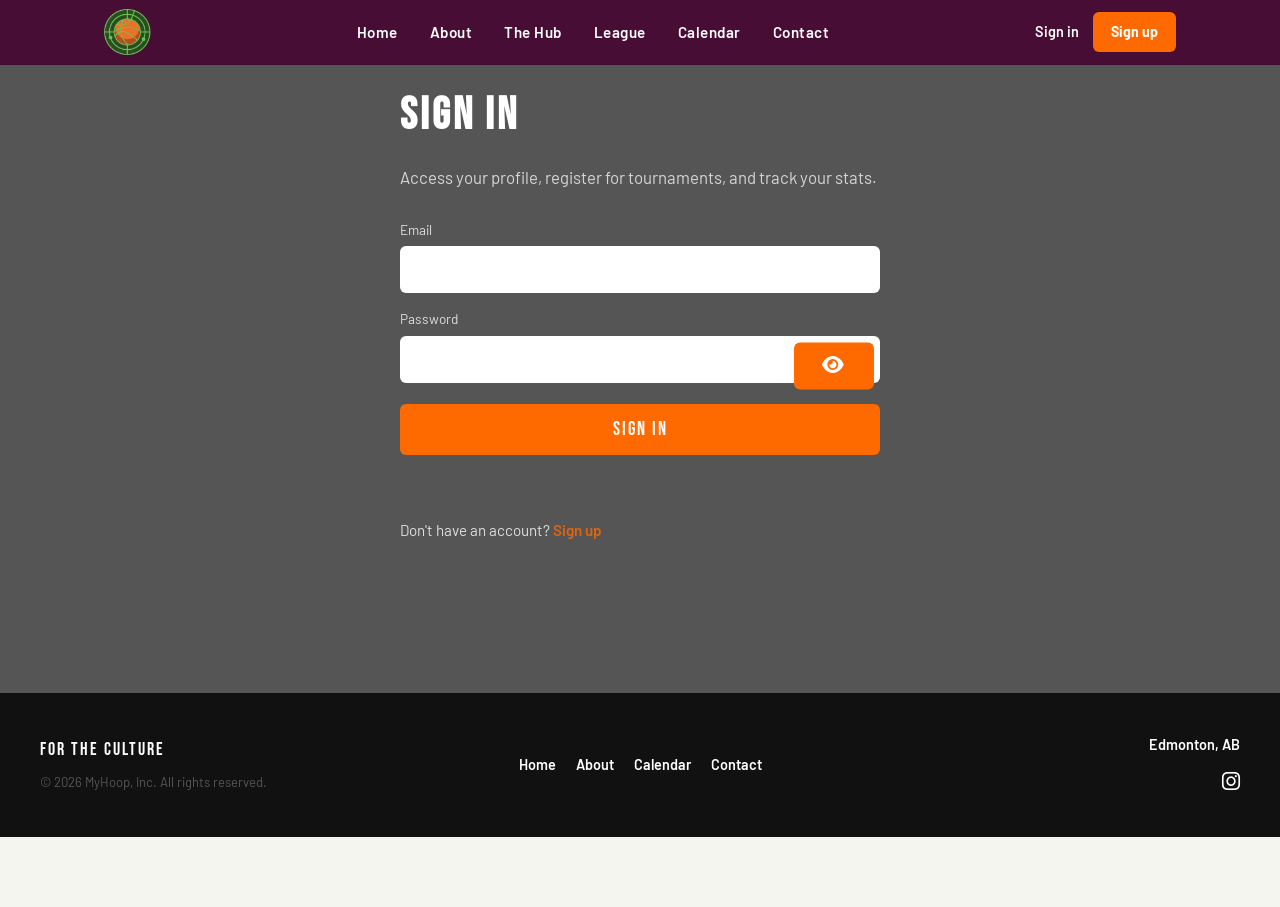
<file: public/account.html>
<!DOCTYPE html>
<html lang="en">
<head>
  <meta charset="UTF-8" />
  <meta name="viewport" content="width=device-width, initial-scale=1.0">
  <title>Myhoop. My Account</title>

  <link href="https://cdnjs.cloudflare.com/ajax/libs/font-awesome/6.5.1/css/all.min.css" rel="stylesheet"/>
  <link href="https://fonts.googleapis.com/css2?family=Bebas+Neue&family=Barlow:wght@400;500;600;700&display=swap" rel="stylesheet">

  <link rel="stylesheet" href="css/global.css" />
  <link rel="stylesheet" href="css/components/navbar.css" />
  <link rel="stylesheet" href="css/components/nav-auth.css" />
  <link rel="stylesheet" href="css/components/footer.css" />
  <link rel="stylesheet" href="css/components/registration.css" />
  <link rel="stylesheet" href="css/pages/auth.css" />
  <link rel="stylesheet" href="css/pages/account.css" />

  <link rel="icon" type="image/png" sizes="32x32" href="images/global/Logo_NoWords.png">
</head>

<body>

  <div id="navbar-container"></div>

  <!-- « Mon compte » : ce qui regarde la personne seule (connexion, confidentialité,
       désactivation). Son profil public, lui, est sur players.html. -->
  <section class="account-section">
    <div class="account-wrapper" id="account-wrapper">
      <p class="account-loading">Loading…</p>
    </div>
  </section>

  <div id="footer-container"></div>

  <script src="js/components/footer.js"></script>
  <script src="js/components/navbar.js"></script>
  <script type="module" src="js/components/nav-auth.js"></script>
  <script type="module" src="js/account.js"></script>

</body>
</html>
</file>
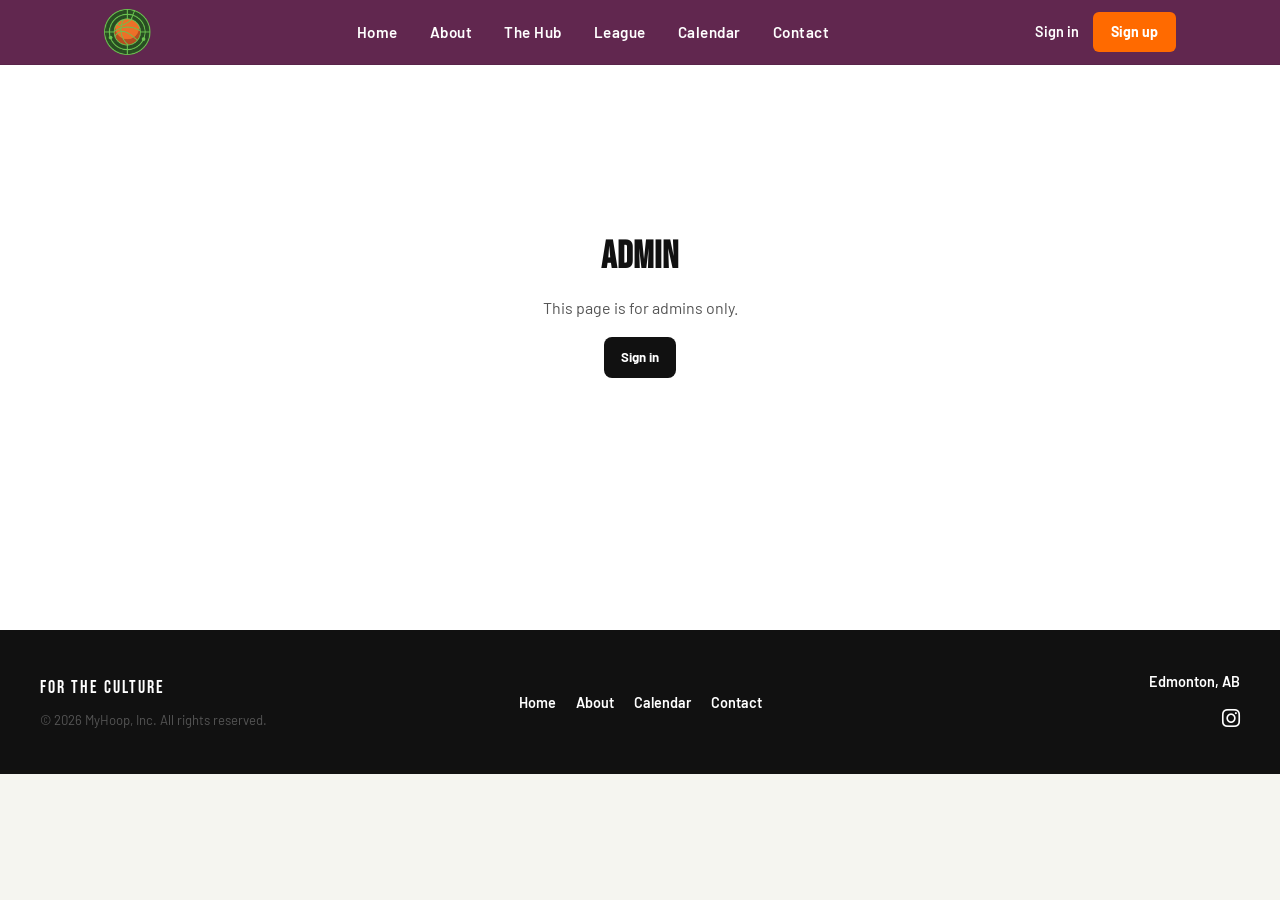
<file: public/admin.html>
<!DOCTYPE html>
<html lang="en">
<head>
  <meta charset="UTF-8" />
  <meta name="viewport" content="width=device-width, initial-scale=1.0">
  <title>Myhoop. Admin</title>
  <meta name="robots" content="noindex, nofollow">

  <link href="https://cdnjs.cloudflare.com/ajax/libs/font-awesome/6.5.1/css/all.min.css" rel="stylesheet"/>
  <link href="https://fonts.googleapis.com/css2?family=Bebas+Neue&family=Barlow:wght@400;500;600;700&display=swap" rel="stylesheet">

  <link rel="stylesheet" href="css/global.css" />
  <link rel="stylesheet" href="css/components/navbar.css" />
  <link rel="stylesheet" href="css/components/nav-auth.css" />
  <link rel="stylesheet" href="css/components/footer.css" />
  <link rel="stylesheet" href="css/pages/admin.css" />

  <link rel="icon" type="image/png" sizes="32x32" href="images/global/Logo_NoWords.png">
</head>

<body>

  <div id="navbar-container"></div>

  <section class="admin-section">
    <div class="admin-wrapper" id="admin-wrapper">
      <!-- rempli par js/admin/index.js -->
    </div>
  </section>

  <div id="footer-container"></div>

  <script src="js/components/footer.js"></script>
  <script src="js/components/navbar.js"></script>
  <script type="module" src="js/components/nav-auth.js"></script>
  <script type="module" src="js/admin/index.js"></script>

</body>
</html>
</file>
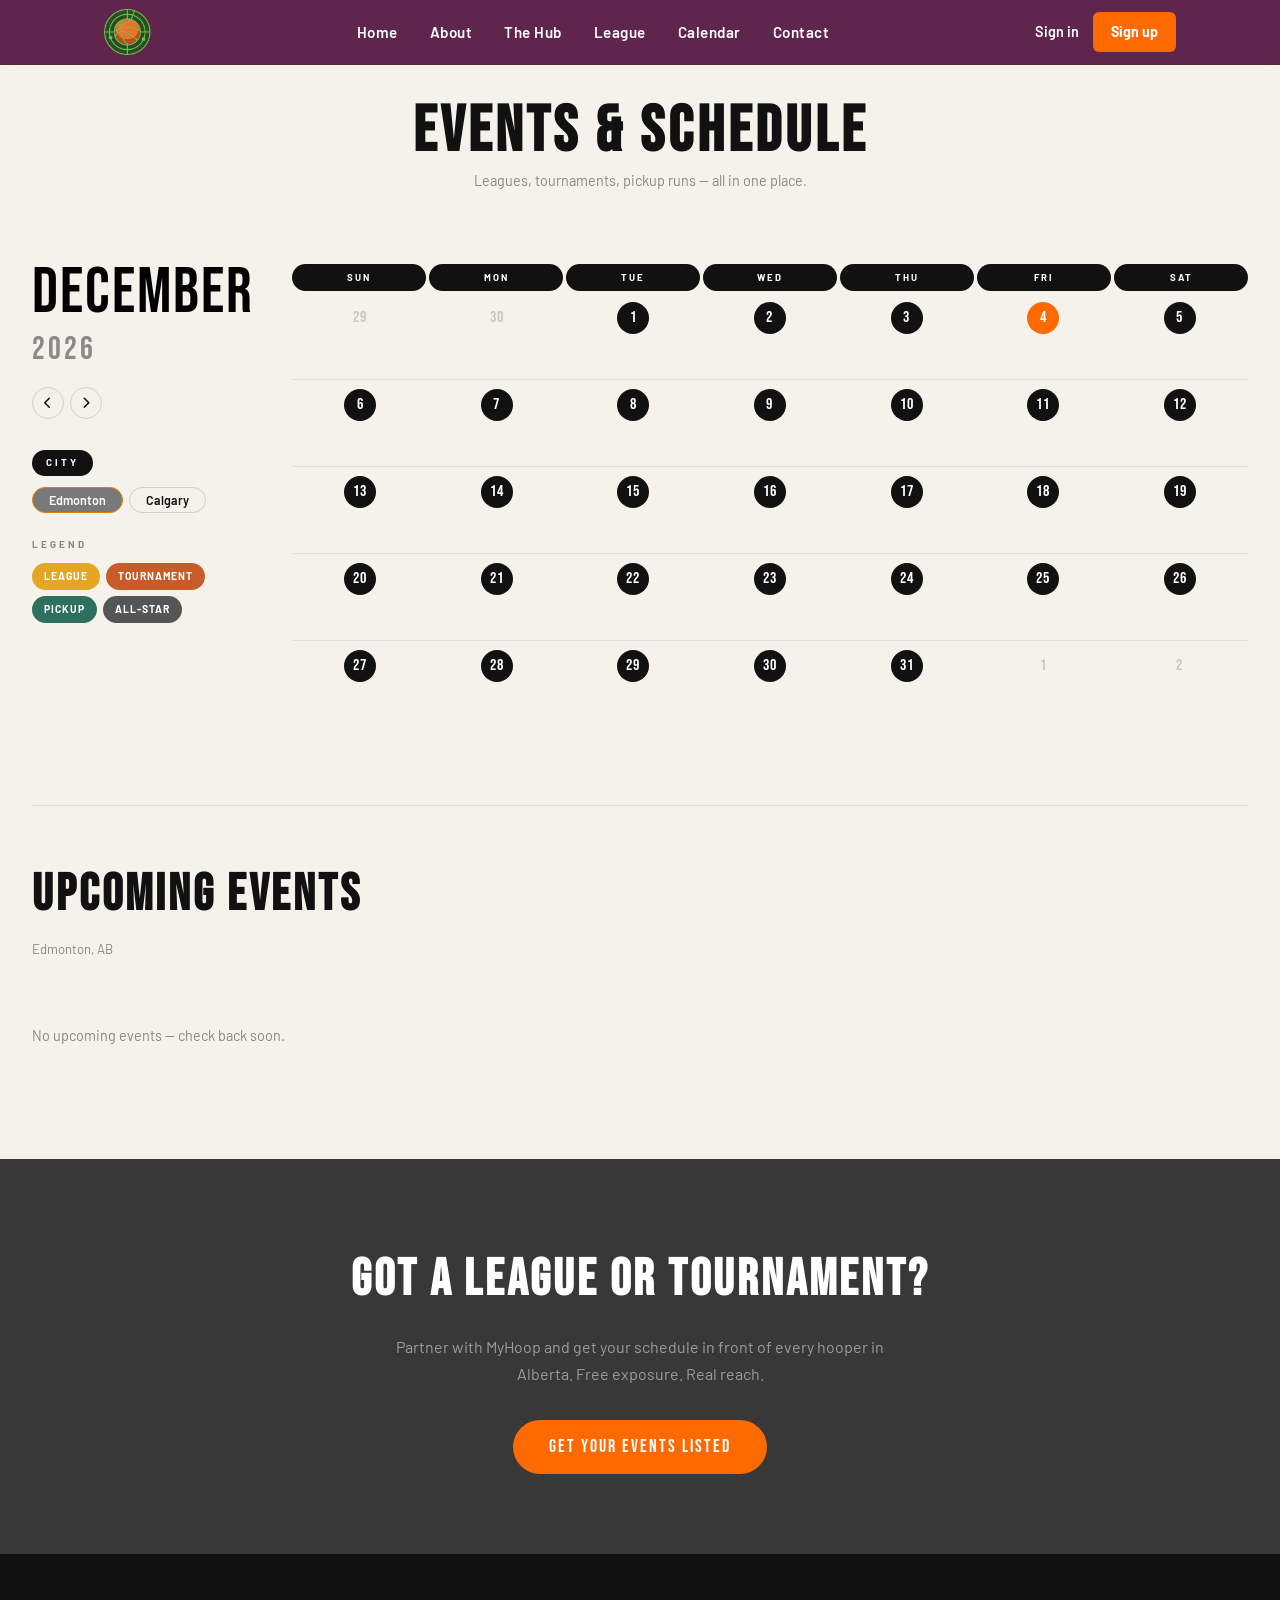
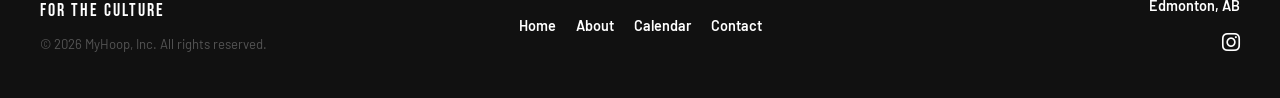
<file: public/calendar.html>
<!DOCTYPE html>
<html lang="en">
<head>
  <meta charset="UTF-8" />
  <meta name="viewport" content="width=device-width, initial-scale=1.0">
  <title>Myhoop calendar</title>
 
  <link href="https://cdnjs.cloudflare.com/ajax/libs/font-awesome/6.5.1/css/all.min.css" rel="stylesheet"/>
  <link href="https://fonts.googleapis.com/css2?family=Bebas+Neue&family=Barlow:wght@400;500;600;700&display=swap" rel="stylesheet">
 
  <link rel="stylesheet" href="css/global.css" />
  <link rel="stylesheet" href="css/components/navbar.css" />
  <link rel="stylesheet" href="css/components/nav-auth.css" />
  <link rel="stylesheet" href="css/components/footer.css" />
  <link rel="stylesheet" href="css/pages/calendar.css" />
 
  <link rel="icon" type="image/png" sizes="32x32" href="images/global/Logo_NoWords.png">
</head>

<body>

  <!-- NAVBAR -->
  <div id="navbar-container"></div>

  <!-- HERO -->
  <section class="cal-hero">
    <h1>EVENTS & SCHEDULE</h1>
    <p>Leagues, tournaments, pickup runs — all in one place.</p>
  </section>
 
  <!-- CALENDAR -->
  <section class="cal-body">
    <div class="cal-container">
 
      <!-- LEFT -->
      <div class="cal-left">
        <!-- This wrapper splits into 2-col on mobile -->
        <div class="cal-left-inner">
 
          <!-- Month title + arrows -->
          <div class="month-block">
            <span class="month-name" id="monthName">APRIL</span>
            <span class="month-year" id="yearName">2026</span>
            <div class="month-arrows">
              <button class="month-arr" id="prevMonth"><i class="fa-solid fa-chevron-left"></i></button>
              <button class="month-arr" id="nextMonth"><i class="fa-solid fa-chevron-right"></i></button>
            </div>
          </div>
 
          <!-- City toggle + Legend -->
          <div class="left-controls">
            <div class="section-pill">CITY</div>
            <div class="city-toggle">
              <button class="city-btn active" data-city="edmonton">Edmonton</button>
              <button class="city-btn" data-city="calgary">Calgary</button>
            </div>
 
            <span class="legend-lbl">LEGEND</span>
            <div class="legend-pills">
              <span class="legend-pill pill-league">League</span>
              <span class="legend-pill pill-tourney">Tournament</span>
              <span class="legend-pill pill-pickup">Pickup</span>
              <span class="legend-pill pill-allstar">All-Star</span>
            </div>
          </div>
 
        </div>
      </div>
 
      <!-- RIGHT -->
      <div class="cal-right">
        <div class="cal-day-row">
          <div class="cal-day-pill">Sun</div>
          <div class="cal-day-pill">Mon</div>
          <div class="cal-day-pill">Tue</div>
          <div class="cal-day-pill">Wed</div>
          <div class="cal-day-pill">Thu</div>
          <div class="cal-day-pill">Fri</div>
          <div class="cal-day-pill">Sat</div>
        </div>
        <div class="cal-grid" id="calGrid"></div>
      </div>
 
    </div>
  </section>
 
  <!-- UPCOMING EVENTS -->
  <section class="upcoming-section">
    <div class="upcoming-inner">
      <h2 class="upcoming-title">UPCOMING EVENTS</h2>
      <p class="upcoming-sub" id="upcomingCity">Edmonton, AB</p>
      <div id="upcomingList"></div>
    </div>
  </section>
 
  <!-- PARTNER CALLOUT -->
  <section class="partner-callout">
    <h2>GOT A LEAGUE OR TOURNAMENT?</h2>
    <p>Partner with MyHoop and get your schedule in front of every hooper in Alberta. Free exposure. Real reach.</p>
    <a href="contact.html">Get Your Events Listed</a>
  </section>


  <!-- FOOTER -->
  <div id="footer-container"></div>

  <!-- MODAL -->
  <div class="ev-overlay" id="evOverlay">
    <div class="ev-modal">
      <button class="ev-modal-close" id="modalClose"><i class="fa-solid fa-xmark"></i></button>
      <span class="modal-type-pill" id="modalPill"></span>
      <h2 class="modal-title" id="modalTitle"></h2>
      <p class="modal-meta" id="modalMeta"></p>
      <p class="modal-desc" id="modalDesc"></p>
      <p class="modal-contact" id="modalContact"></p>
    </div>
  </div>

  <!-- SCRIPT -->
  <script src="js/components/footer.js"></script>
  <script src="js/components/navbar.js"></script>
  <script type="module" src="js/components/nav-auth.js"></script>
  <script src="js/subscribe.js"></script>
  <script src="js/events.js"></script>
  <script src="js/calendar.js"></script>
  

</body>
</html>
</file>
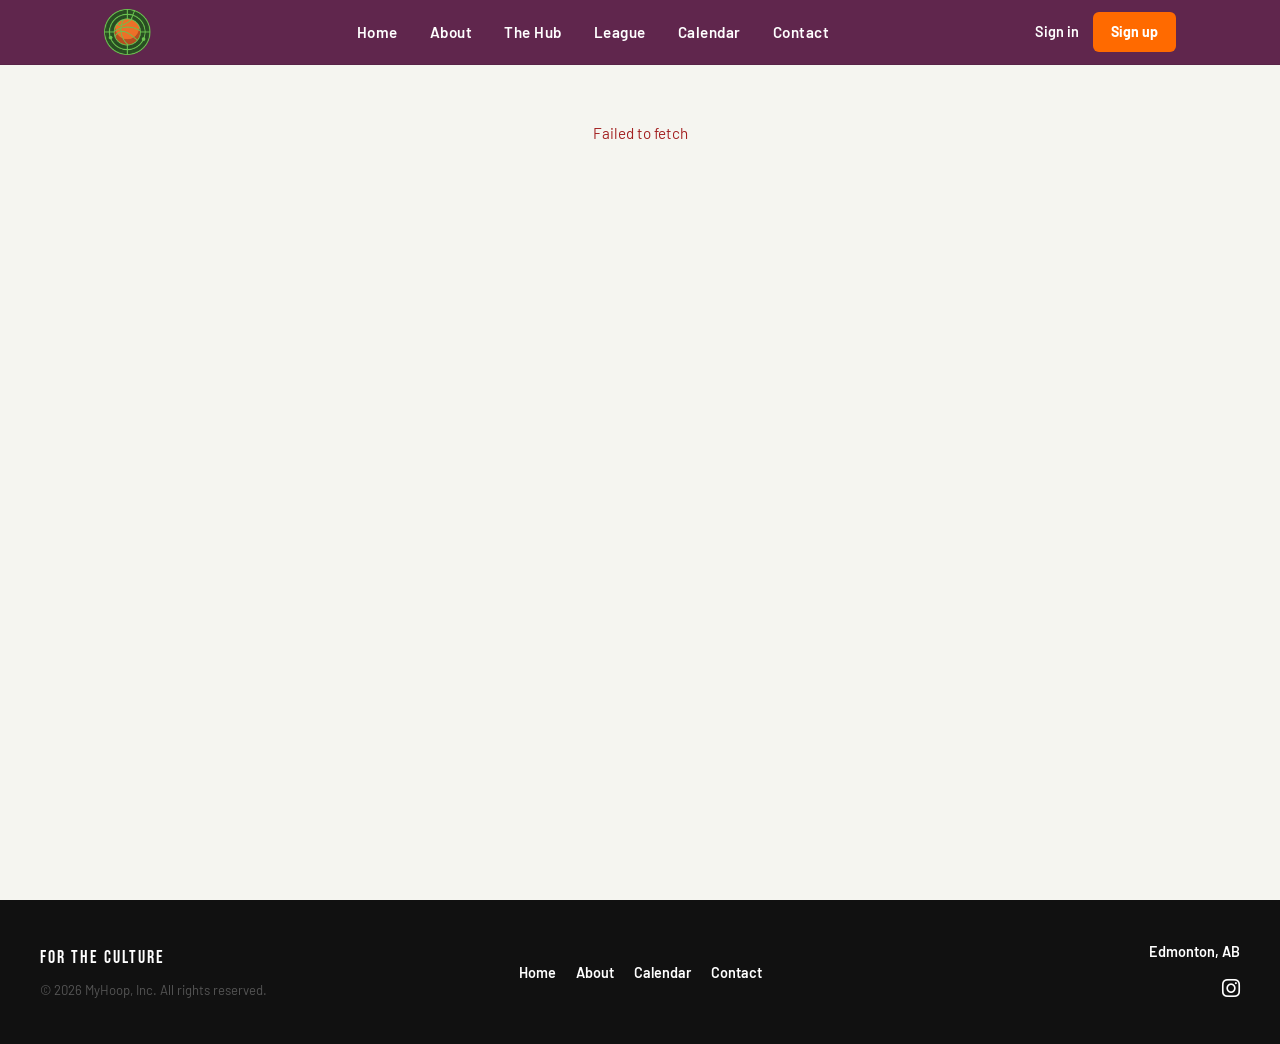
<file: public/league.html>
<!DOCTYPE html>
<html lang="en">
<head>
  <meta charset="UTF-8" />
  <meta name="viewport" content="width=device-width, initial-scale=1.0">
  <title>Myhoop. League</title>
  <meta name="description" content="Standings, schedule, teams and leaders for the partner leagues hosted on MyHoop.">

  <link href="https://cdnjs.cloudflare.com/ajax/libs/font-awesome/6.5.1/css/all.min.css" rel="stylesheet"/>
  <link href="https://fonts.googleapis.com/css2?family=Bebas+Neue&family=Barlow:wght@400;500;600;700&display=swap" rel="stylesheet">

  <link rel="stylesheet" href="css/global.css" />
  <link rel="stylesheet" href="css/components/navbar.css" />
  <link rel="stylesheet" href="css/components/nav-auth.css" />
  <link rel="stylesheet" href="css/components/footer.css" />
  <link rel="stylesheet" href="css/pages/league.css" />

  <link rel="icon" type="image/png" sizes="32x32" href="images/global/Logo_NoWords.png">
</head>

<body>

  <div id="navbar-container"></div>

  <div class="league-page" id="league-page">
    <!-- rempli par js/league/index.js -->
  </div>

  <div id="footer-container"></div>

  <script src="js/components/footer.js"></script>
  <script src="js/components/navbar.js"></script>
  <script type="module" src="js/components/nav-auth.js"></script>
  <script type="module" src="js/league/index.js"></script>

</body>
</html>
</file>
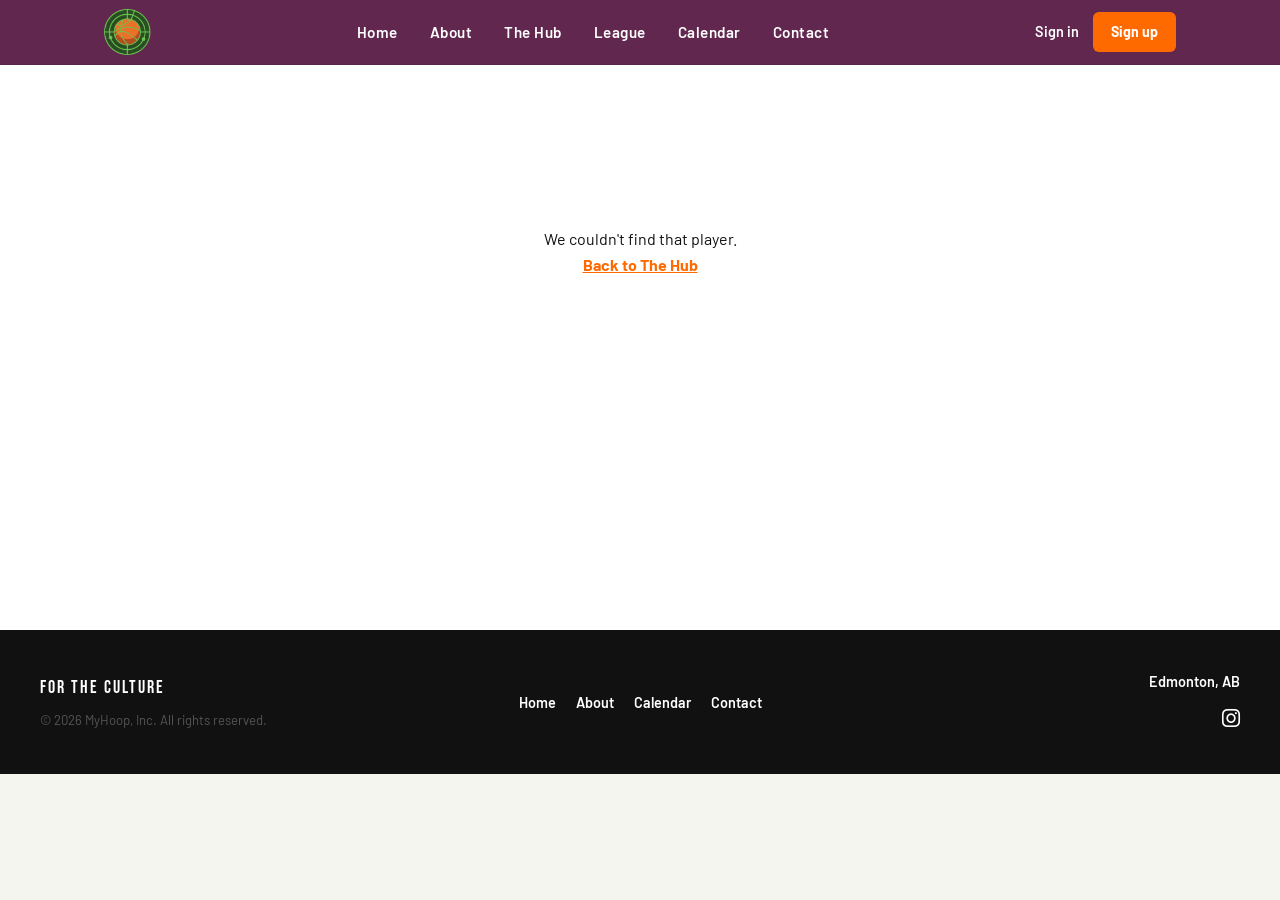
<file: public/players.html>
<!DOCTYPE html>
<html lang="en">
<head>
  <meta charset="UTF-8" />
  <meta name="viewport" content="width=device-width, initial-scale=1.0">
  <title>Myhoop. Player Profile</title>
 
  <link href="https://cdnjs.cloudflare.com/ajax/libs/font-awesome/6.5.1/css/all.min.css" rel="stylesheet"/>
  <link href="https://fonts.googleapis.com/css2?family=Bebas+Neue&family=Barlow:wght@400;500;600;700&display=swap" rel="stylesheet">
 
  <link rel="stylesheet" href="css/global.css" />
  <link rel="stylesheet" href="css/components/navbar.css" />
  <link rel="stylesheet" href="css/components/nav-auth.css" />
  <link rel="stylesheet" href="css/components/footer.css" />
  <link rel="stylesheet" href="css/components/registration.css" />
  <link rel="stylesheet" href="css/pages/auth.css" />
  <link rel="stylesheet" href="css/pages/player-profile.css" />
 
  <link rel="icon" type="image/png" sizes="32x32" href="images/global/Logo_NoWords.png">
</head>
 
<body>
 
  <div id="navbar-container"></div>
 
  <section class="profile-section">
    <div class="profile-wrapper" id="profile-wrapper">
      <!-- populated by js/player-profile.js -->
    </div>
  </section>

  <!-- "Edit profile" modal — only ever opened when viewing your own profile -->
  <div class="reg-overlay" id="account-overlay">
    <div class="reg-box" id="account-box"></div>
  </div>
 
  <div id="footer-container"></div>
 
  <script src="js/components/footer.js"></script>
  <script src="js/components/navbar.js"></script>
  <script type="module" src="js/components/nav-auth.js"></script>
  <script type="module" src="js/player-profile.js"></script>
 
</body>
</html>
</file>
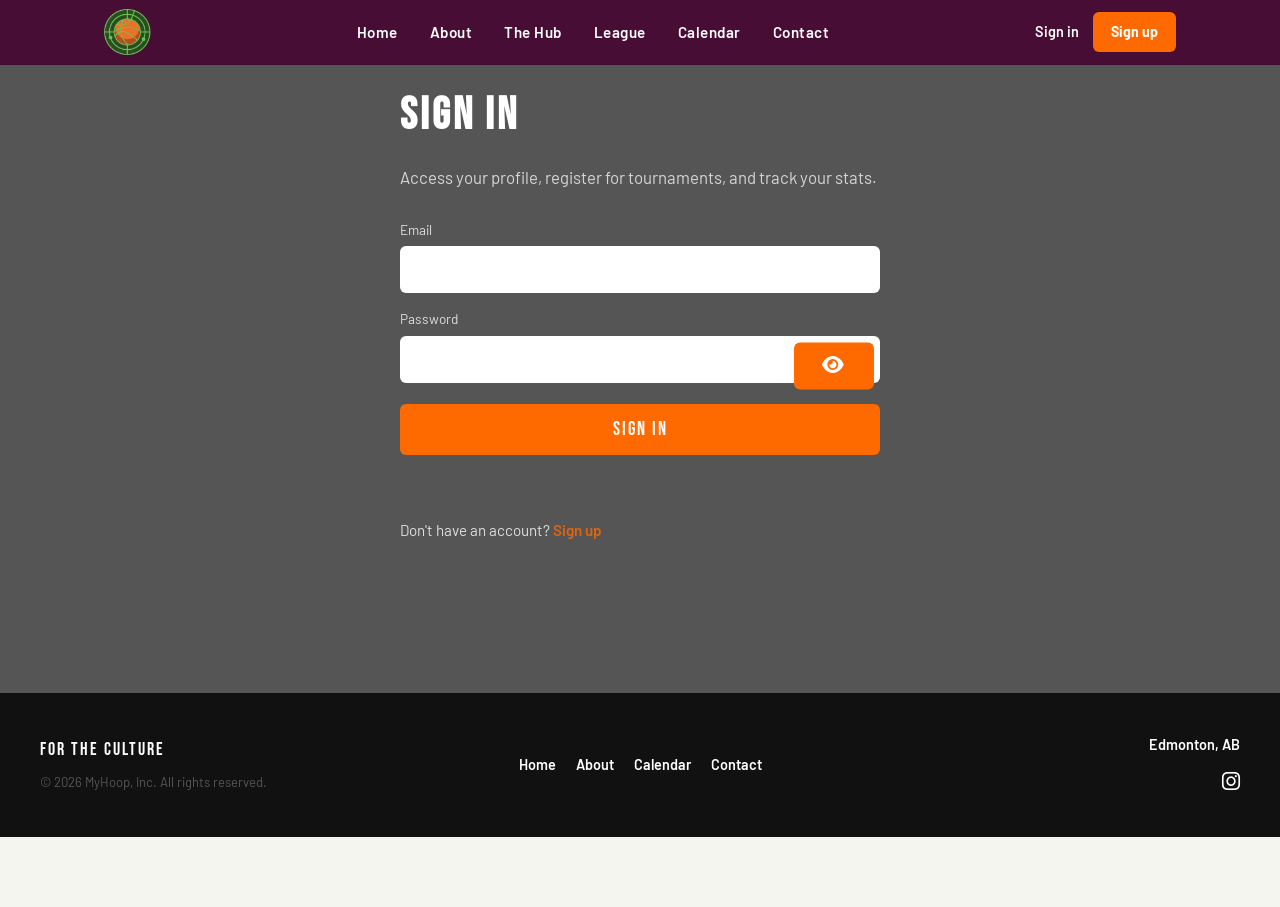
<file: public/signin.html>
<!DOCTYPE html>
<html lang="en">
<head>
  <meta charset="UTF-8" />
  <meta name="viewport" content="width=device-width, initial-scale=1.0">
  <title>Myhoop. Sign In</title>

  <link href="https://cdnjs.cloudflare.com/ajax/libs/font-awesome/6.5.1/css/all.min.css" rel="stylesheet"/>
  <link href="https://fonts.googleapis.com/css2?family=Bebas+Neue&family=Barlow:wght@400;500;600;700&display=swap" rel="stylesheet">

  <link rel="stylesheet" href="css/global.css" />
  <link rel="stylesheet" href="css/components/navbar.css" />
  <link rel="stylesheet" href="css/components/nav-auth.css" />
  <link rel="stylesheet" href="css/components/footer.css" />
  <link rel="stylesheet" href="css/pages/auth.css" />

  <link rel="icon" type="image/png" sizes="32x32" href="images/global/Logo_NoWords.png">
</head>

<body>

  <div id="navbar-container"></div>

  <section class="auth-section">
    <div class="auth-wrapper">
      <h2>Sign In</h2>
      <p class="auth-sub">Access your profile, register for tournaments, and track your stats.</p>

      <form class="auth-form" id="signin-form">
        <div class="auth-field">
          <label for="signin-email">Email</label>
          <input id="signin-email" name="email" type="email" required autocomplete="email" />
        </div>

        <div class="auth-field">
          <label for="signin-password">Password</label>
          <div class="auth-password-wrap">
            <input id="signin-password" name="password" type="password" required autocomplete="current-password" />
            <button type="button" class="auth-password-toggle" id="signin-password-toggle" aria-label="Show password">
              <i class="fa-solid fa-eye"></i>
            </button>
          </div>
        </div>

        <button type="submit">Sign In</button>
        <p class="auth-status" id="signin-status"></p>
      </form>

      <p class="auth-switch">Don't have an account? <a id="auth-switch-link" href="signup.html">Sign up</a></p>
    </div>
  </section>

  <div id="footer-container"></div>

  <script type="module" src="js/components/navbar.js"></script>
  <script type="module" src="js/components/footer.js"></script>
  <script type="module" src="js/components/nav-auth.js"></script>
  <script type="module" src="js/signin.js"></script>

</body>
</html>
</file>
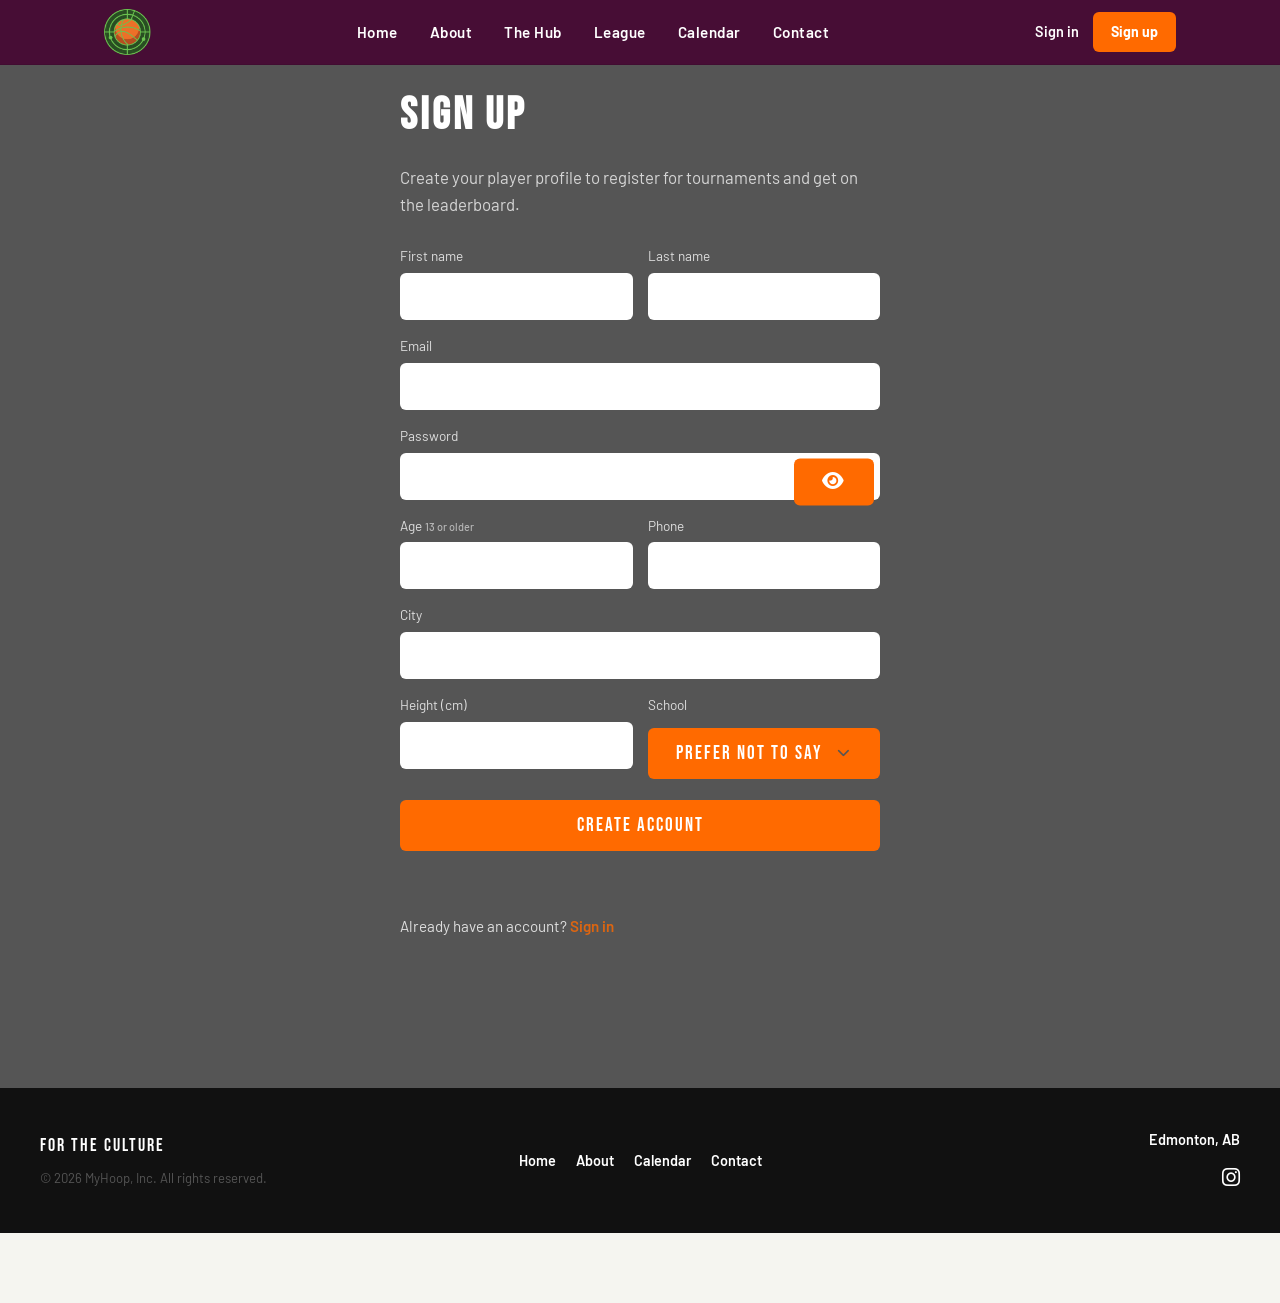
<file: public/signup.html>
<!DOCTYPE html>
<html lang="en">
<head>
  <meta charset="UTF-8" />
  <meta name="viewport" content="width=device-width, initial-scale=1.0">
  <title>Myhoop. Sign Up</title>

  <link href="https://cdnjs.cloudflare.com/ajax/libs/font-awesome/6.5.1/css/all.min.css" rel="stylesheet"/>
  <link href="https://fonts.googleapis.com/css2?family=Bebas+Neue&family=Barlow:wght@400;500;600;700&display=swap" rel="stylesheet">

  <link rel="stylesheet" href="css/global.css" />
  <link rel="stylesheet" href="css/components/navbar.css" />
  <link rel="stylesheet" href="css/components/nav-auth.css" />
  <link rel="stylesheet" href="css/components/footer.css" />
  <link rel="stylesheet" href="css/pages/auth.css" />

  <link rel="icon" type="image/png" sizes="32x32" href="images/global/Logo_NoWords.png">
</head>

<body>

  <div id="navbar-container"></div>

  <section class="auth-section">
    <div class="auth-wrapper">
      <h2>Sign Up</h2>
      <p class="auth-sub">Create your player profile to register for tournaments and get on the leaderboard.</p>

      <form class="auth-form" id="signup-form">
        <div class="auth-row">
          <div class="auth-field">
            <label for="signup-first-name">First name</label>
            <input id="signup-first-name" name="first_name" type="text" required autocomplete="given-name" />
          </div>
          <div class="auth-field">
            <label for="signup-last-name">Last name</label>
            <input id="signup-last-name" name="last_name" type="text" required autocomplete="family-name" />
          </div>
        </div>

        <div class="auth-field">
          <label for="signup-email">Email</label>
          <input id="signup-email" name="email" type="email" required autocomplete="email" />
        </div>

        <div class="auth-field">
          <label for="signup-password">Password</label>
          <div class="auth-password-wrap">
            <input id="signup-password" name="password" type="password" required minlength="8" autocomplete="new-password" />
            <button type="button" class="auth-password-toggle" id="signup-password-toggle" aria-label="Show password">
              <i class="fa-solid fa-eye"></i>
            </button>
          </div>
        </div>

        <div class="auth-row">
          <div class="auth-field">
            <label for="signup-age">Age <span class="auth-hint">13 or older</span></label>
            <input id="signup-age" name="age" type="number" min="13" max="100" required />
          </div>
          <div class="auth-field">
            <label for="signup-phone">Phone</label>
            <input id="signup-phone" name="phone" type="tel" />
          </div>
        </div>

        <!-- Affiché seulement si l'âge saisi est entre 13 et 17 (voir signup-page.js). -->
        <p class="auth-safety" id="signup-minor-note" hidden>
          <i class="fa-solid fa-shield-halved"></i>
          <span>
            <strong>Under 18? Be careful what you make public.</strong>
            Your profile is private until you choose to share it. If you do,
            anyone can see it, so never post your phone number, home address or
            school schedule. You can switch back to private at any time.
          </span>
        </p>

        <div class="auth-field">
          <label for="signup-city">City</label>
          <input id="signup-city" name="city" type="text" />
        </div>
 
        <div class="auth-row">
          <div class="auth-field">
            <label for="signup-height">Height (cm)</label>
            <input id="signup-height" name="height_cm" type="number" min="100" max="260" />
          </div>

          <div class="auth-field">
            <label for="school-select-trigger">School</label>
            <div class="custom-select" id="school-select">
              <button type="button" class="custom-select-trigger" id="school-select-trigger">
                <span id="school-select-label">Prefer not to say</span>
                <i class="fa-solid fa-chevron-down"></i>
              </button>
              <ul class="custom-select-list" id="school-select-list" role="listbox">
                <li role="option" data-value="" class="selected">Prefer not to say</li>
                <li role="option" data-value="university">University</li>
                <li role="option" data-value="college">College</li>
                <li role="option" data-value="high_school">High School</li>
                <li role="option" data-value="none">Not in school</li>
              </ul>
              <input type="hidden" id="signup-school" name="school_level" value="" />
            </div>
          </div>
        </div>
 
        <button type="submit">Create account</button>
        <p class="auth-status" id="signup-status"></p>
      </form>

      <p class="auth-switch">Already have an account? <a id="auth-switch-link" href="signin.html">Sign in</a></p>
    </div>
  </section>

  <div id="footer-container"></div>

  <script type="module" src="js/components/navbar.js"></script>
  <script type="module" src="js/components/footer.js"></script>
  <script type="module" src="js/components/nav-auth.js"></script>
  <script type="module" src="js/custom-select.js"></script>
  <script type="module" src="js/signup-page.js"></script>

</body>
</html>
</file>
<file: public/css/global.css>
/* ═══════════════════════════════════════════════════════════
   GLOBAL.CSS
   Fonts are loaded via <link> in each HTML <head>.
   No @import here — <link> is faster than CSS @import.
   ═══════════════════════════════════════════════════════════ */

/* ── BRAND VARIABLES ─────────────────────────────────────── */
:root {
  --orange:      #ff6a00;
  --black:       #111111;
  --dark:        #383838;
  --white:       #ffffff;
  --light:       #f5f5f5;
  --gray:        #555555;
  --chalk:       #F5F5F0;
  --burgundy:    rgba(70, 2, 49, 0.85);
  --green:       #1DB954;
  --green-dark:  #1a4d26;

  --font-display: 'Bebas Neue', sans-serif;
  --font-body:    'Barlow', system-ui, sans-serif;
}

/* ── RESET ───────────────────────────────────────────────── */
*, *::before, *::after {
  box-sizing: border-box;
  margin: 0;
  padding: 0;
}

/* ── BASE ────────────────────────────────────────────────── */
body {
  font-family: var(--font-body);
  line-height: 1.6;
  color: var(--black);
  background: var(--chalk);
  overflow-x: hidden;
}

/* ── SCROLL REVEAL ───────────────────────────────────────── */
.reveal {
  opacity: 0;
  transform: translateY(28px);
  transition: opacity 0.6s ease, transform 0.6s ease;
}

.reveal.visible {
  opacity: 1;
  transform: translateY(0);
}
</file>
<file: public/css/components/navbar.css>
/* ── NAVBAR ──────────────────────────────────────────────── */
/* ═══════════════════════════════════════════════════════════
   Used on: Every html
   ═══════════════════════════════════════════════════════════ */

.navbar {
    width: 100%;
    height: 65px;
    position: absolute;
    top: 0; left: 0;
    z-index: 50;
    background: var(--burgundy);
    backdrop-filter: blur(10px);
    border-bottom: 1px solid rgba(0,0,0,0.08);
  }
  
  .nav-inner {
    max-width: 1200px;
    margin: 0 auto;
    height: 100%;
    padding: 0 64px;
    display: flex;
    align-items: center;
    justify-content: space-between;
    gap: 24px;
  }
  
  .nav-left  { display: flex; align-items: center; }
  .nav-right { display: flex; align-items: center; justify-content: flex-end; }
  
  .nav-center {
    display: flex;
    gap: 2rem;
    align-items: center;
  }
  
  .nav-center a {
    text-decoration: none;
    color: var(--white);
    font-family: var(--font-body);
    font-weight: 600;
    font-size: 0.95rem;
    letter-spacing: 0.5px;
    transition: color 0.2s ease;
  }
  
  .nav-center a:hover { color: var(--orange); }
  
  .logo {
    height: 46px;
    width: auto;
    display: block;
  }
  
  /* ── HAMBURGER BUTTON ────────────────────────────────────── */
  .hamburger {
    display: none;
    flex-direction: column;
    gap: 5px;
    background: none;
    border: none;
    cursor: pointer;
    padding: 4px;
  }
  
  .hamburger span {
    display: block;
    width: 24px;
    height: 2px;
    background: var(--white);
    border-radius: 2px;
    transition: all 0.3s ease;
  }
  
  /* ── MOBILE MENU ─────────────────────────────────────────── */
  .mobile-menu {
    position: fixed;
    top: 0;
    right: -100%;
    left: auto;
    width: 75%;
    max-width: 320px;
    height: 100vh;
    background: var(--white);
    z-index: 200;
    padding: 2rem;
    transition: left 0.35s ease;
    display: flex;
    flex-direction: column;
  }
  
  .mobile-menu.open { right: 0; }
  
  .mobile-menu-close {
    align-self: flex-end;
    background: none;
    border: none;
    font-size: 1.3rem;
    cursor: pointer;
    color: var(--black);
    margin-bottom: 2.5rem;
    padding: 4px;
  }
  
  .mobile-nav {
    display: flex;
    flex-direction: column;
    gap: 0;
  }
  
  .mobile-nav a {
    font-family: var(--font-body);
    font-size: 1.2rem;
    font-weight: 600;
    color: var(--black);
    text-decoration: none;
    padding: 1.1rem 0;
    border-bottom: 1px solid #eeeeee;
    display: flex;
    justify-content: space-between;
    align-items: center;
    transition: color 0.2s ease;
  }
  
  .mobile-nav a::after {
    content: "›";
    font-size: 1.2rem;
    color: #ccc;
  }
  
  .mobile-nav a:hover { color: var(--orange); }
  
  /* ── OVERLAY ─────────────────────────────────────────────── */
  .mobile-overlay {
    position: fixed;
    inset: 0;
    background: rgba(0,0,0,0.45);
    z-index: 199;
    opacity: 0;
    pointer-events: none;
    transition: opacity 0.35s ease;
  }
  
  .mobile-overlay.open {
    opacity: 1;
    pointer-events: all;
  }
  
  /* ── RESPONSIVE ──────────────────────────────────────────── */
  @media (max-width: 900px) {
    .nav-inner  { padding: 0 24px; }
    .nav-center { display: none; }
    .hamburger  { display: flex; }
  }
</file>
<file: public/css/components/nav-auth.css>
/* ── NAV AUTH ────────────────────────────────────────────── */
/* ═══════════════════════════════════════════════════════════
   COMPONENTS / NAV-AUTH.CSS
   Extends navbar.css with the signed-out / signed-in states.
   Kept separate since navbar.css is a shared file used by
   pages that may not need auth controls.
   ═══════════════════════════════════════════════════════════ */

   .nav-auth {
    display: flex;
    align-items: center;
    gap: 14px;
  }
  
  .nav-auth a.nav-signin {
    text-decoration: none;
    color: var(--white);
    font-family: var(--font-body);
    font-weight: 600;
    font-size: 0.9rem;
  }
  
  .nav-auth a.nav-signin:hover { color: var(--orange); }
  
  .nav-auth a.nav-signup {
    text-decoration: none;
    font-family: var(--font-body);
    font-weight: 700;
    font-size: 0.88rem;
    color: var(--white);
    background: var(--orange);
    padding: 9px 18px;
    border-radius: 6px;
    transition: opacity 0.2s ease;
  }
  
  .nav-auth a.nav-signup:hover { opacity: 0.9; }
  
  .nav-profile {
    display: flex;
    align-items: center;
    gap: 8px;
    text-decoration: none;
    color: var(--white);
    font-family: var(--font-body);
    font-weight: 600;
    font-size: 0.88rem;
  }
  
  .nav-profile .avatar {
    width: 32px;
    height: 32px;
    border-radius: 50%;
    background: var(--orange);
    color: var(--white);
    display: flex;
    align-items: center;
    justify-content: center;
    font-family: var(--font-display);
    font-size: 0.95rem;
  }
  
  @media (max-width: 900px) {
    .nav-auth { display: none; }
  }

/* ── Menu sous l'avatar (connecté) ───────────────────────────
   Mon profil / Mon compte / Sign out. Sur téléphone, les mêmes
   liens vivent dans le tiroir (voir .mobile-signout plus bas). */

.nav-user { position: relative; }

.nav-user-btn {
  background: none;
  border: none;
  padding: 4px 0;
  cursor: pointer;
}

.nav-user-btn:hover { color: var(--orange); }
.nav-user-caret { font-size: 0.75rem; opacity: 0.8; }

.nav-menu {
  position: absolute;
  right: 0;
  top: calc(100% + 14px);
  min-width: 190px;
  background: var(--white);
  border-radius: 10px;
  box-shadow: 0 8px 28px rgba(0, 0, 0, 0.25);
  padding: 6px;
  display: flex;
  flex-direction: column;
  z-index: 60;
}

.nav-menu[hidden] { display: none; }

.nav-menu a,
.nav-menu-signout {
  font-family: var(--font-body);
  font-size: 0.9rem;
  font-weight: 600;
  color: var(--black);
  text-decoration: none;
  text-align: left;
  background: none;
  border: none;
  border-radius: 6px;
  padding: 10px 12px;
  cursor: pointer;
}

.nav-menu a:hover,
.nav-menu-signout:hover { background: var(--light); color: var(--orange); }

/* La déconnexion est facile à trouver mais discrète : séparée, sans couleur vive. */
.nav-menu-signout {
  margin-top: 4px;
  border-top: 1px solid #eee;
  border-radius: 0 0 6px 6px;
  color: var(--gray);
}

/* Tiroir mobile : le bouton imite les liens de .mobile-nav. */
.mobile-signout {
  width: 100%;
  font-family: var(--font-body);
  font-size: 1.2rem;
  font-weight: 600;
  color: var(--gray);
  text-align: left;
  background: none;
  border: none;
  border-bottom: 1px solid #eeeeee;
  padding: 1.1rem 0;
  cursor: pointer;
}

.mobile-signout:hover { color: var(--orange); }

/* ── Compte désactivé : bandeau sous la barre de navigation ── */
.deactivated-bar {
  position: absolute;
  top: 65px;
  left: 0;
  width: 100%;
  z-index: 49;
  display: flex;
  align-items: center;
  justify-content: center;
  flex-wrap: wrap;
  gap: 12px;
  padding: 10px 1rem;
  background: #fdf0d5;
  border-bottom: 1px solid #e8d3a3;
  color: #6b4d12;
  font-family: var(--font-body);
  font-size: 0.9rem;
}

.deactivated-bar button {
  font-family: var(--font-body);
  font-size: 0.85rem;
  font-weight: 700;
  color: var(--white);
  background: var(--orange);
  border: none;
  border-radius: 6px;
  padding: 7px 14px;
  cursor: pointer;
}

.deactivated-bar button:disabled { opacity: 0.6; cursor: not-allowed; }
</file>
<file: public/css/components/footer.css>
/* ── FOOTER ──────────────────────────────────────────────── */
/* ═══════════════════════════════════════════════════════════
   Used on: Every html
   ═══════════════════════════════════════════════════════════ */


   .site-footer {
    background: var(--black);
    color: var(--white);
    padding: 40px 20px;
  }
  
  .footer-content {
    display: grid;
    grid-template-columns: 1fr 1fr 1fr;
    align-items: center;
    max-width: 1200px;
    margin: 0 auto;
  }
  
  .footer-brand { text-align: left; }
  
  .tagline {
    font-family: var(--font-display);
    font-size: 1.1rem;
    letter-spacing: 2px;
    margin-bottom: 8px;
  }
  
  .copyright {
    font-family: var(--font-body);
    font-size: 0.82rem;
    color: var(--gray);
  }
  
  .footer-nav {
    display: flex;
    justify-content: center;
    gap: 20px;
  }
  
  .footer-nav a {
    font-family: var(--font-body);
    color: var(--white);
    text-decoration: none;
    font-weight: 600;
    font-size: 0.9rem;
    transition: color 0.2s ease;
  }
  
  .footer-nav a:hover { color: var(--orange); }
  
  .footer-social { text-align: right; }
  
  .location {
    display: block;
    margin-bottom: 8px;
    font-family: var(--font-body);
    font-weight: 600;
    font-size: 0.9rem;
  }
  
  .footer-social a {
    color: var(--white);
    font-size: 1.3rem;
    transition: color 0.2s ease;
  }
  
  .footer-social a:hover { color: var(--orange); }
  
  /* ── RESPONSIVE ──────────────────────────────────────────── */
  @media (max-width: 600px) {
    .footer-content {
      grid-template-columns: 1fr;
      gap: 1.5rem;
      text-align: center;
    }
    .footer-brand,
    .footer-social { text-align: center; }
    .footer-nav    { flex-wrap: wrap; }
  }
</file>
<file: public/css/components/registration.css>
/* ── REGISTRATION ────────────────────────────────────────── */
/* ═══════════════════════════════════════════════════════════
   COMPONENTS / REGISTRATION.CSS
   Modal form triggered by the "Participate" button on calendar.js
   Used on: entertainment.html
   ═══════════════════════════════════════════════════════════ */

   .reg-overlay {
    position: fixed;
    inset: 0;
    background: rgba(0,0,0,0.6);
    z-index: 300;
    display: none;
    align-items: flex-start;
    justify-content: center;
    overflow-y: auto;
    padding: 3rem 1.5rem;
  }
  
  .reg-overlay.open { display: flex; }
  
  .reg-box {
    width: min(560px, 100%);
    background: var(--white);
    border-radius: 12px;
    padding: 2rem 2rem 2.25rem;
  }
  
  .reg-head {
    display: flex;
    justify-content: space-between;
    align-items: flex-start;
    margin-bottom: 1.5rem;
  }
  
  .reg-head h3 {
    font-family: var(--font-display);
    font-size: 1.7rem;
    letter-spacing: 1px;
  }
  
  .reg-head p {
    font-family: var(--font-body);
    font-size: 0.85rem;
    color: var(--gray);
    margin-top: 4px;
  }
  
  .reg-close {
    background: none;
    border: none;
    font-size: 1.2rem;
    cursor: pointer;
    padding: 4px 8px;
    color: var(--black);
  }
  
  .reg-form {
    display: flex;
    flex-direction: column;
    gap: 1.1rem;
  }
  
  .reg-row {
    display: grid;
    grid-template-columns: 1fr 1fr;
    gap: 0.9rem;
  }
  
  .reg-field {
    display: flex;
    flex-direction: column;
    gap: 5px;
  }
  
  .reg-field label {
    font-family: var(--font-body);
    font-size: 0.8rem;
    font-weight: 700;
    color: var(--black);
  }
  
  .reg-field .hint {
    font-weight: 500;
    color: var(--gray);
    font-size: 0.72rem;
  }
  
  .reg-field input,
  .reg-field select,
  .reg-field textarea {
    font-family: var(--font-body);
    font-size: 0.92rem;
    padding: 10px 12px;
    border: 1.5px solid #ddd;
    border-radius: 6px;
    background: var(--chalk);
  }
  
  .reg-field input:focus,
  .reg-field select:focus,
  .reg-field textarea:focus {
    outline: none;
    border-color: var(--orange);
  }
  
  .reg-field textarea {
    min-height: 72px;
    resize: vertical;
  }
  
  .reg-fieldset {
    border: none;
    display: flex;
    flex-direction: column;
    gap: 8px;
  }
  
  .reg-fieldset legend {
    font-family: var(--font-body);
    font-size: 0.8rem;
    font-weight: 700;
    margin-bottom: 4px;
    padding: 0;
  }
  
  .reg-check {
    display: flex;
    align-items: flex-start;
    gap: 8px;
    font-family: var(--font-body);
    font-size: 0.85rem;
  }
  
  .reg-check input { margin-top: 3px; }
  
  .reg-radio-group {
    display: flex;
    flex-direction: column;
    gap: 6px;
  }
  
  .reg-radio {
    display: flex;
    align-items: center;
    gap: 8px;
    font-family: var(--font-body);
    font-size: 0.85rem;
  }
  
  .reg-submit {
    margin-top: 8px;
    font-family: var(--font-display);
    font-size: 1.15rem;
    letter-spacing: 1.5px;
    background: var(--orange);
    color: var(--white);
    border: none;
    border-radius: 6px;
    padding: 14px;
    cursor: pointer;
  }
  
  .reg-submit:hover { opacity: 0.9; }
  .reg-submit[disabled] { opacity: 0.5; cursor: not-allowed; }
  
  .reg-status {
    font-family: var(--font-body);
    font-size: 0.85rem;
    min-height: 1.2em;
  }
  
  .reg-status[data-state="success"] { color: var(--green-dark); }
  .reg-status[data-state="error"]   { color: #b3261e; }
  
  @media (max-width: 600px) {
    .reg-box { padding: 1.5rem 1.25rem 1.75rem; }
    .reg-row { grid-template-columns: 1fr; }
  }
</file>
<file: public/css/pages/auth.css>
/* ── AUTH FORMS (signin / signup) ────────────────────────── */
.auth-section {
  background: var(--gray);
  color: var(--white);
  padding: 150px 20px;
  margin-top: -70px;
  width: 100%;
  min-height: 70vh;
  display: flex;
  justify-content: center;
}

.auth-wrapper {
  width: 100%;
  max-width: 480px;
}

.auth-wrapper h2 {
  font-family: var(--font-display);
  font-size: 2.8rem;
  letter-spacing: 3px;
  margin-bottom: 12px;
}

.auth-wrapper p.auth-sub {
  font-family: var(--font-body);
  font-size: 1.05rem;
  margin-bottom: 28px;
  opacity: 0.75;
}

.auth-form {
  display: flex;
  flex-direction: column;
  gap: 15px;
}

.auth-row {
  display: flex;
  gap: 15px;
}

.auth-row .auth-field {
  flex: 1;
}

.auth-field {
  display: flex;
  flex-direction: column;
  gap: 6px;
}

.auth-field label {
  font-family: var(--font-body);
  font-size: 0.85rem;
  opacity: 0.8;
}

.auth-form input,
.auth-form select {
  padding: 14px 18px;
  font-size: 1rem;
  border-radius: 6px;
  border: none;
  width: 100%;
  font-family: var(--font-body);
  background: var(--white);
  color: var(--black);
}

/* ── Password show/hide toggle ───────────────────────────── */
.auth-password-wrap {
  position: relative;
}

.auth-password-wrap input {
  padding-right: 46px;
}

.auth-password-toggle {
  position: absolute;
  top: 50%;
  right: 6px;
  transform: translateY(-50%);
  background: none;
  border: none;
  cursor: pointer;
  padding: 8px;
  color: var(--gray);
  display: flex;
  align-items: center;
}

.auth-password-toggle:hover { color: var(--black); }
.auth-password-toggle.showing { color: var(--orange); }

/* ── Auth confirmation toast ─────────────────────────────── */
.auth-toast {
  position: fixed;
  left: 50%;
  bottom: 32px;
  transform: translateX(-50%) translateY(20px);
  background: var(--black);
  color: var(--white);
  padding: 14px 22px;
  border-radius: 8px;
  font-family: var(--font-body);
  font-size: 0.95rem;
  display: flex;
  align-items: center;
  gap: 10px;
  box-shadow: 0 10px 28px rgba(0,0,0,0.25);
  opacity: 0;
  z-index: 999;
  transition: opacity 0.25s ease, transform 0.25s ease;
}

.auth-toast.show {
  opacity: 1;
  transform: translateX(-50%) translateY(0);
}

.auth-toast i { color: var(--green); }
 
/* ── CUSTOM SCROLLABLE DROPDOWN (school level) ────────────── */
.custom-select {
  position: relative;
}
 
.custom-select-trigger {
  width: 100%;
  padding: 14px 18px;
  font-size: 1rem;
  font-family: var(--font-body);
  border-radius: 6px;
  border: none;
  background: var(--white);
  color: var(--black);
  text-align: left;
  cursor: pointer;
  display: flex;
  align-items: center;
  justify-content: space-between;
}
 
.custom-select-trigger i {
  font-size: 0.8rem;
  color: var(--gray);
  transition: transform 0.15s ease;
}
 
.custom-select.open .custom-select-trigger i {
  transform: rotate(180deg);
}
 
.custom-select-list {
  position: absolute;
  top: calc(100% + 6px);
  left: 0;
  right: 0;
  z-index: 20;
  max-height: 180px;
  overflow-y: auto;
  background: var(--white);
  border-radius: 6px;
  box-shadow: 0 10px 28px rgba(0,0,0,0.18);
  list-style: none;
  margin: 0;
  padding: 6px 0;
  display: none;
}
 
.custom-select.open .custom-select-list {
  display: block;
}
 
.custom-select-list li {
  padding: 10px 18px;
  font-family: var(--font-body);
  font-size: 0.95rem;
  color: var(--black);
  cursor: pointer;
}
 
.custom-select-list li:hover,
.custom-select-list li.selected {
  background: var(--chalk);
  color: var(--orange);
  font-weight: 600;
}

.auth-form button {
  padding: 14px 28px;
  font-family: var(--font-display);
  font-size: 1.2rem;
  letter-spacing: 2px;
  background: var(--orange);
  color: var(--white);
  border: none;
  border-radius: 6px;
  cursor: pointer;
  transition: opacity 0.2s ease;
  margin-top: 6px;
}

.auth-form button:hover { opacity: 0.9; }
.auth-form button:disabled { opacity: 0.6; cursor: not-allowed; }

.auth-status {
  margin-top: 6px;
  font-size: 0.95rem;
  font-family: var(--font-body);
  min-height: 1.2em;
}

.auth-status[data-state="error"] { color: #ff8a8a; }
.auth-status[data-state="success"] { color: #8affa0; }
.auth-status[data-state="pending"] { opacity: 0.7; }

.auth-switch {
  margin-top: 24px;
  font-family: var(--font-body);
  font-size: 0.95rem;
  opacity: 0.8;
}

.auth-switch a {
  color: var(--orange);
  text-decoration: none;
  font-weight: 600;
}

.auth-switch a:hover { text-decoration: underline; }
/* ── Âge minimum et message de sécurité (inscription) ───────── */
.auth-hint { font-weight: 500; font-size: 0.8em; opacity: 0.7; }

.auth-safety {
  display: flex;
  gap: 10px;
  align-items: flex-start;
  background: rgba(253, 240, 213, 0.12);
  border: 1px solid rgba(232, 211, 163, 0.5);
  border-radius: 10px;
  padding: 0.8rem 1rem;
  font-family: var(--font-body);
  font-size: 0.88rem;
  line-height: 1.5;
}

.auth-safety[hidden] { display: none; }
.auth-safety i { margin-top: 3px; }
</file>
<file: public/css/pages/account.css>
/* ── MY ACCOUNT (account.html) ───────────────────────────── */
/* Profil = se montrer. Compte = entrer et gérer. Cette page est la seconde. */

.account-section {
  background: var(--white);
  padding: 130px 2rem 5rem;
  min-height: 70vh;
}

.account-wrapper {
  max-width: 720px;
  margin: 0 auto;
  font-family: var(--font-body);
  color: var(--black);
}

.account-wrapper [hidden] { display: none !important; }

.account-title {
  font-family: var(--font-display);
  font-size: 2.6rem;
  letter-spacing: 2px;
  margin: 0 0 6px;
}

.account-sub {
  font-size: 0.95rem;
  color: var(--gray);
  margin: 0 0 2rem;
}

.account-sub a,
.account-hint a { color: var(--orange); font-weight: 700; }

.account-loading { color: var(--gray); }

/* Une carte par sujet : connexion, confidentialité, zone à risque. */
.account-card {
  border: 1px solid #e5e5e5;
  border-radius: 12px;
  padding: 1.5rem;
  margin-bottom: 1.25rem;
  scroll-margin-top: 90px;
}

.account-card h2 {
  font-family: var(--font-display);
  font-size: 1.5rem;
  letter-spacing: 1px;
  margin: 0 0 1rem;
}

.account-card p { font-size: 0.92rem; line-height: 1.5; margin: 0 0 0.75rem; }

.account-lead { color: var(--gray); }

.account-row {
  display: flex;
  align-items: center;
  justify-content: space-between;
  gap: 1rem;
  flex-wrap: wrap;
  padding: 0.9rem 0;
  border-top: 1px solid #eee;
}

.account-row:first-of-type { border-top: none; padding-top: 0; }
.account-row p { margin: 2px 0 0; color: var(--gray); }

.account-hint { font-size: 0.8rem !important; color: var(--gray); }

.account-panel { padding: 0.5rem 0 1rem; }

.account-actions { display: flex; gap: 10px; flex-wrap: wrap; }

.account-notice {
  background: var(--light);
  border-radius: 8px;
  padding: 0.75rem 1rem;
}

.account-btn,
.account-danger-btn {
  font-family: var(--font-body);
  font-size: 0.85rem;
  font-weight: 700;
  border-radius: 6px;
  padding: 9px 16px;
  cursor: pointer;
  transition: border-color 0.2s ease, color 0.2s ease, opacity 0.2s ease;
}

.account-btn {
  color: var(--black);
  background: var(--light);
  border: 1.5px solid #ddd;
}

.account-btn:hover { border-color: var(--orange); color: var(--orange); }

.account-btn-primary {
  color: var(--white);
  background: var(--orange);
  border-color: var(--orange);
}

.account-btn-primary:hover { color: var(--white); opacity: 0.9; }

.account-danger-btn {
  color: #a32020;
  background: var(--white);
  border: 1.5px solid #a32020;
}

.account-danger-btn:hover { color: var(--white); background: #a32020; }

.account-btn:disabled,
.account-danger-btn:disabled { opacity: 0.5; cursor: not-allowed; }

/* La zone à risque est séparée du reste, en bas, avec sa propre couleur. */
.account-danger { border-color: #e8b4b0; }
.account-danger h2 { color: #a32020; }

/* Message pour les moins de 18 ans. */
.account-safety {
  display: flex;
  gap: 12px;
  align-items: flex-start;
  background: #fdf0d5;
  border: 1px solid #e8d3a3;
  border-radius: 10px;
  padding: 0.9rem 1.1rem;
  margin-bottom: 1.1rem;
  color: #6b4d12;
}

.account-safety i { margin-top: 3px; }
.account-card .account-safety p { margin: 0; font-size: 0.88rem; }

@media (max-width: 600px) {
  .account-section { padding: 110px 1.25rem 3rem; }
  .account-title { font-size: 2.1rem; }
  .account-card { padding: 1.15rem; }
}
</file>
<file: public/css/pages/admin.css>
/* ── ADMIN DASHBOARD (admin.html) ────────────────────────── */
 
.admin-section {
    background: var(--white);
    padding: 130px 2rem 5rem;
    min-height: 70vh;
  }
   
  .admin-wrapper {
    max-width: 1100px;
    margin: 0 auto;
  }
   
  .admin-title {
    font-family: var(--font-display);
    font-size: 2.2rem;
    letter-spacing: 1px;
    margin-bottom: 8px;
  }
   
  .admin-sub {
    font-family: var(--font-body);
    color: var(--gray);
    margin-bottom: 2rem;
  }
   
  .admin-gate {
    text-align: center;
    padding: 6rem 1rem;
    font-family: var(--font-body);
  }
   
  .admin-gate a {
    color: var(--orange);
    font-weight: 700;
  }
   
  .admin-table-wrap {
    overflow-x: auto;
  }
   
  .admin-table {
    width: 100%;
    border-collapse: collapse;
    font-family: var(--font-body);
    font-size: 0.9rem;
  }
   
  .admin-table th {
    text-align: left;
    padding: 10px 14px;
    border-bottom: 2px solid var(--black);
    font-size: 0.78rem;
    text-transform: uppercase;
    letter-spacing: 0.5px;
    color: var(--gray);
  }
   
  .admin-table td {
    padding: 12px 14px;
    border-bottom: 1px solid #eee;
    vertical-align: middle;
  }
   
  .admin-table tr.inactive { opacity: 0.5; }
   
  .admin-status-pill {
    display: inline-block;
    padding: 3px 10px;
    border-radius: 999px;
    font-size: 0.75rem;
    font-weight: 700;
  }
   
  .admin-status-pill.active { background: #dcf5df; color: #1c7a2e; }
  .admin-status-pill.inactive { background: #f5dcdc; color: #a32020; }
   
  .admin-action-btn {
    font-family: var(--font-body);
    font-weight: 700;
    font-size: 0.8rem;
    border: none;
    border-radius: 6px;
    padding: 7px 14px;
    cursor: pointer;
    transition: opacity 0.2s ease;
  }
   
  .admin-action-btn:hover { opacity: 0.85; }
  .admin-action-btn:disabled { opacity: 0.5; cursor: not-allowed; }
   
  .admin-action-btn.deactivate { background: #a32020; color: var(--white); }
  .admin-action-btn.reactivate { background: #1c7a2e; color: var(--white); }
   
  .admin-empty {
    text-align: center;
    padding: 3rem 1rem;
    font-family: var(--font-body);
    color: var(--gray);
  }
   
  .admin-toast {
    margin-bottom: 1rem;
    font-family: var(--font-body);
    font-size: 0.9rem;
    min-height: 1.2em;
  }
   
  .admin-toast[data-state="error"] { color: #a32020; }
  .admin-toast[data-state="success"] { color: #1c7a2e; }
   
  @media (max-width: 600px) {
    .admin-section { padding: 110px 1.25rem 3rem; }
  }
/* ═══════════════════════════════════════════════════════════
   ADMIN v2 — écrans de gestion (préfixe .adm-)
   Les règles .admin- au-dessus servent encore à la page de garde.
   ═══════════════════════════════════════════════════════════ */

.adm-gate {
  text-align: center;
  padding: 6rem 1rem;
  font-family: var(--font-body);
}

.adm-gate h1 {
  font-family: var(--font-display);
  font-size: 2.4rem;
  letter-spacing: 1px;
  margin-bottom: 0.5rem;
}

.adm-gate p { margin-bottom: 1rem; color: var(--gray); }

/* ── En-tête et onglets ───────────────────────────────────── */

.adm-head {
  display: flex;
  align-items: flex-end;
  justify-content: space-between;
  gap: 1rem;
  flex-wrap: wrap;
  margin-bottom: 1.25rem;
}

.adm-title {
  font-family: var(--font-display);
  font-size: 2.4rem;
  letter-spacing: 1px;
  line-height: 1;
}

.adm-sub { font-family: var(--font-body); color: var(--gray); font-size: 0.9rem; }

.adm-tabs {
  display: flex;
  gap: 0.25rem;
  border-bottom: 1px solid #e3e3e3;
  margin-bottom: 1.75rem;
  overflow-x: auto;
}

.adm-tab {
  font-family: var(--font-body);
  font-weight: 700;
  font-size: 0.85rem;
  letter-spacing: 0.3px;
  color: var(--gray);
  text-decoration: none;
  padding: 0.8rem 1rem;
  border-bottom: 3px solid transparent;
  white-space: nowrap;
}

.adm-tab:hover { color: var(--black); }
.adm-tab.is-active { color: var(--black); border-bottom-color: var(--orange); }

/* ── Cartes du tableau de bord ────────────────────────────── */

.adm-cards {
  display: grid;
  grid-template-columns: repeat(auto-fit, minmax(230px, 1fr));
  gap: 1rem;
  margin-bottom: 2.5rem;
}

.adm-card {
  background: var(--white);
  border: 1px solid #e3e3e3;
  border-radius: 12px;
  padding: 1.25rem;
  font-family: var(--font-body);
}

.adm-card.is-urgent { border-color: var(--orange); border-width: 2px; }

.adm-card-count {
  font-family: var(--font-display);
  font-size: 2.6rem;
  line-height: 1;
  letter-spacing: 1px;
}

.adm-card.is-urgent .adm-card-count { color: var(--orange); }

.adm-card-title { font-size: 0.95rem; font-weight: 700; margin: 6px 0 4px; }
.adm-card-text { font-size: 0.82rem; color: var(--gray); line-height: 1.45; }

.adm-card-link {
  display: inline-block;
  margin-top: 10px;
  font-size: 0.82rem;
  font-weight: 700;
  color: var(--orange);
  text-decoration: none;
}

/* ── Sections ─────────────────────────────────────────────── */

.adm-section { margin-bottom: 2.5rem; font-family: var(--font-body); }

.adm-section-head {
  display: flex;
  align-items: flex-end;
  justify-content: space-between;
  gap: 1rem;
  flex-wrap: wrap;
  margin-bottom: 1rem;
}

.adm-section-title {
  font-family: var(--font-display);
  font-size: 1.6rem;
  letter-spacing: 0.8px;
}

.adm-section-text {
  font-size: 0.85rem;
  color: var(--gray);
  max-width: 62ch;
  line-height: 1.5;
}

.adm-section-actions { display: flex; gap: 0.5rem; flex-wrap: wrap; align-items: center; }
.adm-sub { font-family: var(--font-display); font-size: 1.1rem; letter-spacing: 0.6px; margin: 1.25rem 0 0.6rem; }

.adm-state { padding: 3rem 1rem; text-align: center; color: var(--gray); font-family: var(--font-body); }
.adm-state-error { color: #a32020; }
.adm-muted { color: var(--gray); }

/* ── Tableaux ─────────────────────────────────────────────── */

.adm-table-wrap {
  overflow-x: auto;
  background: var(--white);
  border: 1px solid #e3e3e3;
  border-radius: 12px;
}

.adm-table {
  width: 100%;
  border-collapse: collapse;
  font-family: var(--font-body);
  font-size: 0.88rem;
}

.adm-table th {
  text-align: left;
  padding: 11px 14px;
  font-size: 0.7rem;
  text-transform: uppercase;
  letter-spacing: 0.6px;
  color: var(--gray);
  border-bottom: 2px solid var(--black);
  white-space: nowrap;
}

.adm-table td {
  padding: 11px 14px;
  border-bottom: 1px solid #f0f0f0;
  vertical-align: middle;
}

.adm-table tbody tr:last-child td { border-bottom: none; }
.adm-table tbody tr:hover { background: #fafafa; }
.adm-table tr.is-inactive { opacity: 0.55; }

.adm-table-tight td, .adm-table-tight th { padding: 7px 10px; font-size: 0.83rem; }

.adm-empty { text-align: center; padding: 2.5rem 1rem; color: var(--gray); }
.adm-amount, .adm-score { font-weight: 700; white-space: nowrap; }
.adm-row-actions { white-space: nowrap; display: flex; gap: 6px; }

.adm-swatch {
  display: inline-block;
  width: 12px; height: 12px;
  border-radius: 3px;
  margin-right: 8px;
  vertical-align: middle;
}

.adm-boxscore .adm-bs-team { color: var(--gray); font-size: 0.78rem; }
.adm-boxscore .adm-bs-result { font-weight: 700; text-align: center; }

/* ── Pastilles ────────────────────────────────────────────── */

.adm-pill {
  display: inline-block;
  padding: 2px 9px;
  border-radius: 999px;
  font-size: 0.7rem;
  font-weight: 700;
  letter-spacing: 0.3px;
  background: #eee;
  color: var(--gray);
  margin-left: 4px;
  white-space: nowrap;
}

.adm-pill-good { background: #dcf5df; color: #1c7a2e; }
.adm-pill-warn { background: #fdf0d5; color: #8a6116; }
.adm-pill-bad  { background: #f5dcdc; color: #a32020; }

/* ── Boutons et champs ────────────────────────────────────── */

.adm-btn {
  font-family: var(--font-body);
  font-weight: 700;
  font-size: 0.82rem;
  border: 1px solid transparent;
  border-radius: 8px;
  padding: 9px 16px;
  cursor: pointer;
  text-decoration: none;
  display: inline-block;
  transition: opacity 0.15s ease, border-color 0.15s ease;
}

.adm-btn:hover { opacity: 0.88; }
.adm-btn:disabled { opacity: 0.45; cursor: not-allowed; }

.adm-btn-sm { padding: 6px 12px; font-size: 0.78rem; }
.adm-btn-primary { background: var(--black); color: var(--white); }
.adm-btn-good { background: #1c7a2e; color: var(--white); }
.adm-btn-bad { background: #a32020; color: var(--white); }

.adm-btn-ghost {
  background: var(--white);
  color: var(--black);
  border-color: #ddd;
}

.adm-btn-ghost:hover { border-color: var(--black); }

.adm-select, .adm-input-sm,
.adm-field input, .adm-field select, .adm-field textarea {
  font-family: var(--font-body);
  font-size: 0.88rem;
  padding: 8px 11px;
  border: 1px solid #ddd;
  border-radius: 8px;
  background: var(--white);
  color: var(--black);
}

.adm-select:focus, .adm-input-sm:focus,
.adm-field input:focus, .adm-field select:focus, .adm-field textarea:focus {
  outline: none;
  border-color: var(--orange);
}

.adm-input-sm { width: 72px; padding: 5px 8px; font-size: 0.82rem; }
.adm-boxscore .adm-input-sm { width: 62px; }

.adm-field { margin-bottom: 0.9rem; display: flex; flex-direction: column; gap: 5px; }

.adm-field label {
  font-size: 0.78rem;
  font-weight: 700;
  letter-spacing: 0.3px;
  color: var(--dark);
}

.adm-field-check {
  flex-direction: row;
  align-items: center;
  gap: 10px;
}

.adm-field-check input { width: 18px; height: 18px; }
.adm-req { color: var(--orange); }
.adm-help { font-size: 0.75rem; color: var(--gray); line-height: 1.45; }
.adm-grid-2 { display: grid; grid-template-columns: repeat(auto-fit, minmax(220px, 1fr)); gap: 0 1rem; }

/* ── Messages ─────────────────────────────────────────────── */

.adm-toast {
  font-family: var(--font-body);
  font-size: 0.85rem;
  min-height: 1.3em;
  margin-bottom: 0.75rem;
}

.adm-toast[data-state="error"] { color: #a32020; }
.adm-toast[data-state="success"] { color: #1c7a2e; }
.adm-toast[data-state="pending"] { color: var(--gray); }

/* ── Détail et réponses d'un formulaire ───────────────────── */

.adm-answers { display: grid; gap: 0.6rem; }

.adm-answers dt {
  font-size: 0.72rem;
  text-transform: uppercase;
  letter-spacing: 0.5px;
  color: var(--gray);
  font-weight: 700;
}

.adm-answers dd { font-size: 0.9rem; }

/* ── Fenêtre modale ───────────────────────────────────────── */

.adm-modal { display: none; }

.adm-modal.is-open {
  display: block;
  position: fixed;
  inset: 0;
  z-index: 200;
}

.adm-modal-backdrop {
  position: absolute;
  inset: 0;
  background: rgba(0,0,0,0.45);
}

.adm-modal-box {
  position: relative;
  background: var(--white);
  width: min(560px, calc(100vw - 2rem));
  max-height: calc(100vh - 3rem);
  margin: 1.5rem auto;
  border-radius: 14px;
  display: flex;
  flex-direction: column;
  overflow: hidden;
  font-family: var(--font-body);
}

.adm-modal-box.is-wide { width: min(900px, calc(100vw - 2rem)); }

.adm-modal-head {
  display: flex;
  align-items: center;
  justify-content: space-between;
  gap: 1rem;
  padding: 1.1rem 1.25rem;
  border-bottom: 1px solid #eee;
}

.adm-modal-head h2 {
  font-family: var(--font-display);
  font-size: 1.4rem;
  letter-spacing: 0.7px;
}

.adm-modal-close {
  background: none;
  border: none;
  font-size: 1.1rem;
  cursor: pointer;
  color: var(--gray);
  line-height: 1;
}

.adm-modal-body { padding: 1.25rem; overflow-y: auto; }
.adm-modal .adm-toast { padding: 0 1.25rem; }

.adm-modal-foot {
  display: flex;
  justify-content: flex-end;
  gap: 0.5rem;
  padding: 1rem 1.25rem;
  border-top: 1px solid #eee;
}

@media (max-width: 700px) {
  .adm-section-head { flex-direction: column; align-items: stretch; }
  .adm-section-actions .adm-select, .adm-section-actions .adm-btn { width: 100%; }
  .adm-row-actions { flex-direction: column; }
}
</file>
<file: public/css/pages/calendar.css>
/* ── PAGE OVERRIDES ──────────────────────────────────────── */
.cal-page { background: #F5F2EC; min-height: 100vh; }
.cal-page .navbar { background: rgba(245,242,236,0.88); border-bottom: 1px solid rgba(0,0,0,0.08); }
.cal-page .site-footer { background: #eee; }
 
/* ── HERO ────────────────────────────────────────────────── */
.cal-hero { background: #F5F2EC; padding: 100px 2rem 2.5rem; text-align: center; }
.cal-hero h1 { font-family: var(--font-display); font-size: clamp(2.5rem,5vw,4rem); letter-spacing: 4px; color: #111; line-height: 1; margin-bottom: 0.3rem; }
.cal-hero p  { font-family: var(--font-body); font-size: 0.9rem; color: #888; }
 
/* ── MAIN LAYOUT ─────────────────────────────────────────── */
.cal-body      { background: #F5F2EC; padding: 2rem 2rem 5rem; }
.cal-container { max-width: 1280px; margin: 0 auto; display: grid; grid-template-columns: 220px 1fr; gap: 2.5rem; align-items: start; }
 
/* ── LEFT COLUMN ─────────────────────────────────────────── */
.cal-left { position: sticky; top: 80px; }
 
.month-block { margin-bottom: 1.75rem; }
.month-name  { font-family: var(--font-display); font-size: clamp(3.5rem,5vw,5.5rem); letter-spacing: 2px; color: #000; line-height: 0.9; display: block; }
.month-year  { font-family: var(--font-display); font-size: clamp(1.4rem,2.5vw,2rem); letter-spacing: 3px; color: #8A8A8A; display: block; margin-top: 0.15rem; margin-bottom: 0.75rem; }
 
.month-arrows { display: flex; gap: 6px; margin-bottom: 0; }
.month-arr {
  width: 32px; height: 32px;
  border-radius: 50%;
  border: 1.5px solid #D0D0D0;
  background: transparent;
  color: #111;
  font-size: 0.75rem;
  cursor: pointer;
  display: flex; align-items: center; justify-content: center;
  transition: all 0.2s ease;
}
.month-arr:hover { background: #111; color: #fff; border-color: #111; }
 
.left-controls { margin-top: 1.75rem; }
 
/* ── CONTROLS ────────────────────────────────────────────── */
.section-pill {
  display: inline-flex;
  background: #111; color: #fff;
  font-family: var(--font-body); font-size: 0.62rem; font-weight: 700;
  letter-spacing: 3px; text-transform: uppercase;
  padding: 5px 14px; border-radius: 999px; margin-bottom: 0.7rem;
}
 
.city-toggle { display: flex; flex-wrap: wrap; gap: 6px; margin-bottom: 1.5rem; }
.city-btn {
  font-family: var(--font-body); font-size: 0.78rem; font-weight: 600;
  padding: 5px 16px; border-radius: 999px;
  border: 1.5px solid #D0D0D0; background: transparent; color: #111;
  cursor: pointer; transition: all 0.2s ease;
}
.city-btn.active,
.city-btn:hover { background: #7a7979; color: #fff; border-color: #df8004; }
 
/* ── LEGEND ──────────────────────────────────────────────── */
.legend-lbl {
  font-family: var(--font-body); font-size: 0.62rem; font-weight: 700;
  letter-spacing: 3px; text-transform: uppercase;
  color: #888; display: block; margin-bottom: 0.65rem;
}
.legend-pills { display: flex; flex-wrap: wrap; gap: 6px; }
.legend-pill  { font-family: var(--font-body); font-size: 0.65rem; font-weight: 700; letter-spacing: 1px; text-transform: uppercase; padding: 5px 12px; border-radius: 999px; color: #fff; }
.pill-league  { background: #E5A623; }
.pill-tourney { background: #C75B2A; }
.pill-pickup  { background: #2F6F5E; }
.pill-allstar { background: #555; }
 
/* ── RIGHT COLUMN — CALENDAR GRID ───────────────────────── */
.cal-right    { min-width: 0; }
.cal-day-row  { display: grid; grid-template-columns: repeat(7,1fr); gap: 3px; margin-bottom: 4px; }
.cal-day-pill {
  background: #111; color: #fff;
  font-family: var(--font-body); font-size: 0.6rem; font-weight: 700;
  letter-spacing: 2px; text-transform: uppercase;
  text-align: center; padding: 6px 2px; border-radius: 999px;
}
 
.cal-grid     { display: grid; grid-template-columns: repeat(7,1fr); }
.cal-week-sep { grid-column: 1/-1; height: 1px; background: #E0E0E0; margin: 2px 0; }
.cal-cell     { padding: 7px 3px 12px; text-align: center; min-height: 82px; }
 
/* ── DATE CIRCLES ────────────────────────────────────────── */
.cal-date-circle {
  width: 32px; height: 32px; border-radius: 50%;
  display: inline-flex; align-items: center; justify-content: center;
  font-family: var(--font-display); font-size: 1rem; letter-spacing: 1px;
  margin-bottom: 4px; transition: transform 0.15s ease;
}
.c-default  { background: #111;      color: #fff; }
.c-other    { background: transparent; color: #C8C8C8; }
.c-league   { background: #E5A623;   color: #fff; cursor: pointer; }
.c-tourney  { background: #C75B2A;   color: #fff; cursor: pointer; }
.c-pickup   { background: #2F6F5E;   color: #fff; cursor: pointer; }
.c-allstar  { background: #555;      color: #fff; cursor: pointer; }
.c-today    { background: var(--orange); color: #fff; }
.cal-date-circle.clickable:hover { transform: scale(1.12); }
 
.cal-ev-lbl { font-family: var(--font-body); font-size: 0.58rem; font-weight: 600; color: #333; line-height: 1.3; max-width: 62px; margin: 0 auto; cursor: pointer; }
.cal-ev-lbl:hover { color: #000; }
 
/* ── UPCOMING EVENTS ─────────────────────────────────────── */
.upcoming-section { background: #F5F2EC; padding: 0 2rem 5rem; }
.upcoming-inner   { max-width: 1280px; margin: 0 auto; border-top: 1.5px solid #E0E0E0; padding-top: 3rem; }
.upcoming-title   { font-family: var(--font-display); font-size: clamp(2.5rem,4vw,3.5rem); letter-spacing: 3px; color: #111; margin-bottom: 0.2rem; }
.upcoming-sub     { font-family: var(--font-body); font-size: 0.82rem; color: #888; margin-bottom: 2rem; }
 
.ev-row { display: grid; grid-template-columns: 65px 1fr auto; align-items: center; gap: 1.5rem; padding: 1.1rem 0; border-bottom: 1px solid #E0E0E0; cursor: pointer; transition: background 0.15s; }
.ev-row:hover { background: rgba(0,0,0,0.02); }
.ev-day-num { font-family: var(--font-display); font-size: 2rem; letter-spacing: 1px; color: #111; line-height: 1; }
.ev-day-mon { font-family: var(--font-body); font-size: 0.62rem; font-weight: 700; letter-spacing: 2px; text-transform: uppercase; color: #888; }
.ev-row-info h4 { font-family: var(--font-display); font-size: 1.25rem; letter-spacing: 2px; color: #111; margin-bottom: 2px; }
.ev-row-info p  { font-family: var(--font-body); font-size: 0.8rem; color: #888; }
 
.ev-badge { font-family: var(--font-body); font-size: 0.62rem; font-weight: 700; letter-spacing: 2px; text-transform: uppercase; padding: 5px 12px; border-radius: 999px; color: #fff; white-space: nowrap; }
.ev-badge.league  { background: #E5A623; }
.ev-badge.tourney { background: #C75B2A; }
.ev-badge.pickup  { background: #2F6F5E; }
.ev-badge.allstar { background: #555; }
 
/* ── PARTNER CALLOUT ─────────────────────────────────────── */
.partner-callout    { background: var(--dark); padding: 5rem 2rem; text-align: center; }
.partner-callout h2 { font-family: var(--font-display); font-size: clamp(2.2rem,4vw,3.5rem); letter-spacing: 3px; color: #fff; margin-bottom: 0.75rem; }
.partner-callout p  { font-family: var(--font-body); font-size: 1rem; color: rgba(255,255,255,0.5); max-width: 500px; margin: 0 auto 2rem; line-height: 1.7; }
.partner-callout a  { display: inline-block; font-family: var(--font-display); font-size: 1.1rem; letter-spacing: 2px; padding: 13px 36px; background: var(--orange); color: #fff; text-decoration: none; border-radius: 999px; transition: opacity 0.2s; }
.partner-callout a:hover { opacity: 0.85; }
 
/* ── EVENT MODAL ─────────────────────────────────────────── */
.ev-overlay { position: fixed; inset: 0; background: rgba(0,0,0,0.45); z-index: 300; display: flex; align-items: center; justify-content: center; padding: 1rem; opacity: 0; pointer-events: none; transition: opacity 0.2s ease; }
.ev-overlay.open { opacity: 1; pointer-events: all; }
 
.ev-modal { background: #fff; border-radius: 16px; padding: 2rem; max-width: 420px; width: 100%; position: relative; transform: translateY(14px); transition: transform 0.22s ease; }
.ev-overlay.open .ev-modal { transform: translateY(0); }
 
.ev-modal-close { position: absolute; top: 1rem; right: 1rem; background: none; border: 1.5px solid #D0D0D0; color: #888; width: 32px; height: 32px; border-radius: 50%; font-size: 0.9rem; cursor: pointer; display: flex; align-items: center; justify-content: center; transition: all 0.15s ease; }
.ev-modal-close:hover { background: #111; color: #fff; border-color: #111; }
 
.modal-type-pill { display: inline-block; font-family: var(--font-body); font-size: 0.62rem; font-weight: 700; letter-spacing: 2px; text-transform: uppercase; padding: 4px 12px; border-radius: 999px; color: #fff; margin-bottom: 1rem; }
.modal-title     { font-family: var(--font-display); font-size: 2rem; letter-spacing: 2px; color: #111; margin-bottom: 0.4rem; }
.modal-meta      { font-family: var(--font-body); font-size: 0.82rem; color: #888; margin-bottom: 1rem; line-height: 1.6; }
.modal-desc      { font-family: var(--font-body); font-size: 0.95rem; color: #444; line-height: 1.7; margin-bottom: 1.25rem; }
.modal-contact   { font-family: var(--font-body); font-size: 0.85rem; font-weight: 700; color: #C75B2A; }
 
/* ── RESPONSIVE ──────────────────────────────────────────── */
@media (max-width: 900px) {
  .cal-container { grid-template-columns: 1fr; }
  .cal-left      { position: static; }
 
  .cal-left-inner {
    display: grid;
    grid-template-columns: auto 1fr;
    gap: 1.5rem;
    align-items: start;
    margin-bottom: 1.5rem;
  }
 
  .month-block   { margin-bottom: 0; }
  .left-controls { margin-top: 0; padding-top: 0.25rem; }
}
 
@media (max-width: 600px) {
  .cal-cell        { min-height: 58px; padding: 5px 1px 8px; }
  .cal-date-circle { width: 26px; height: 26px; font-size: 0.82rem; }
  .cal-ev-lbl      { font-size: 0.5rem; }
  .ev-row          { grid-template-columns: 50px 1fr; }
  .ev-badge        { display: none; }
}
</file>
<file: public/css/pages/league.css>
/* ── SECTION LIGUE PARTENAIRE (league.html) ───────────────────
   ═══════════════════════════════════════════════════════════
   Used on: league.html

   Le préfixe .lg- isole cette section du reste du site : une ligue
   partenaire a sa propre identité (sa couleur, son logo), et rien ici
   ne doit déteindre sur les pages MyHoop.
   ═══════════════════════════════════════════════════════════ */

.league-page {
  background: var(--chalk);
  min-height: 100vh;
  padding-top: 65px;   /* la navbar est en position absolute */
}

/* ── En-tête de la ligue ──────────────────────────────────── */

.lg-header {
  background: var(--black);
  color: var(--white);
  padding: 2.5rem 2rem 1.25rem;
}

.lg-header-inner {
  max-width: 1200px;
  margin: 0 auto;
  display: flex;
  align-items: center;
  justify-content: space-between;
  gap: 1.5rem;
  flex-wrap: wrap;
}

.lg-identity {
  display: flex;
  align-items: center;
  gap: 1rem;
}

.lg-league-logo { height: 56px; width: auto; }

.lg-league-name {
  font-family: var(--font-display);
  font-size: clamp(2rem, 5vw, 3rem);
  letter-spacing: 1px;
  line-height: 1;
}

.lg-league-sub {
  font-family: var(--font-body);
  color: #cfcfcf;
  font-size: 0.95rem;
  display: flex;
  align-items: center;
  gap: 10px;
  margin-top: 4px;
}

.lg-live {
  background: var(--green);
  color: var(--white);
  font-size: 0.68rem;
  font-weight: 700;
  letter-spacing: 0.5px;
  text-transform: uppercase;
  padding: 2px 8px;
  border-radius: 999px;
}

/* La phrase qui sépare MyHoop de la ligue : discrète, mais toujours là. */
.lg-hosted {
  max-width: 1200px;
  margin: 1rem auto 0;
  font-size: 0.8rem;
  color: #9a9a9a;
  border-top: 1px solid #2a2a2a;
  padding-top: 0.85rem;
}

.lg-season, .lg-phase {
  display: flex;
  align-items: center;
  gap: 8px;
}

.lg-phase-label {
  font-size: 0.72rem;
  text-transform: uppercase;
  letter-spacing: 0.6px;
  color: var(--gray);
  font-weight: 700;
}

.lg-header .lg-phase-label { color: #9a9a9a; }

.lg-season select, .lg-phase select {
  font-family: var(--font-body);
  font-size: 0.9rem;
  font-weight: 600;
  padding: 8px 12px;
  border-radius: 8px;
  border: 1px solid #d5d5d5;
  background: var(--white);
  color: var(--black);
  cursor: pointer;
}

/* ── Onglets ──────────────────────────────────────────────── */

.lg-tabs {
  background: var(--white);
  border-bottom: 1px solid #e3e3e3;
  padding: 0 2rem;
  display: flex;
  align-items: center;
  gap: 0.25rem;
  overflow-x: auto;
  position: sticky;
  top: 0;
  z-index: 20;
}

.lg-tabs > .lg-tab:first-child { margin-left: max(0px, calc((100vw - 1200px) / 2)); }
.lg-tabs > .lg-phase { margin-left: auto; padding: 0 0 0 1rem; }

.lg-tab {
  font-family: var(--font-body);
  font-weight: 700;
  font-size: 0.9rem;
  letter-spacing: 0.4px;
  text-transform: uppercase;
  color: var(--gray);
  text-decoration: none;
  padding: 1rem 1.15rem;
  border-bottom: 3px solid transparent;
  white-space: nowrap;
  transition: color 0.15s ease, border-color 0.15s ease;
}

.lg-tab:hover { color: var(--black); }
.lg-tab.is-active { color: var(--black); border-bottom-color: var(--orange); }

.lg-subtabs {
  display: flex;
  gap: 0.5rem;
  margin-bottom: 1.5rem;
  flex-wrap: wrap;
}

.lg-subtab {
  font-family: var(--font-body);
  font-weight: 700;
  font-size: 0.82rem;
  border: 1px solid #ddd;
  background: var(--white);
  color: var(--gray);
  border-radius: 999px;
  padding: 7px 16px;
  cursor: pointer;
  transition: all 0.15s ease;
}

.lg-subtab:hover { border-color: var(--black); color: var(--black); }
.lg-subtab.is-active { background: var(--black); border-color: var(--black); color: var(--white); }

/* ── Corps ────────────────────────────────────────────────── */

.lg-main {
  max-width: 1200px;
  margin: 0 auto;
  padding: 2rem;
}

.lg-block { margin-bottom: 2.5rem; }

.lg-block-title {
  font-family: var(--font-display);
  font-size: 1.5rem;
  letter-spacing: 0.8px;
  margin-bottom: 0.9rem;
}

.lg-count, .lg-note {
  font-size: 0.82rem;
  color: var(--gray);
  margin-bottom: 1rem;
}

.lg-note { margin-top: 0.85rem; }
.lg-muted { color: var(--gray); }
.lg-pos { color: #1c7a2e; font-weight: 700; }
.lg-neg { color: #a32020; font-weight: 700; }

.lg-state {
  padding: 3.5rem 1rem;
  text-align: center;
  color: var(--gray);
  font-size: 0.95rem;
}

.lg-state-error { color: #a32020; }

/* ── Tableaux ─────────────────────────────────────────────── */

.lg-table-wrap {
  overflow-x: auto;
  background: var(--white);
  border: 1px solid #e3e3e3;
  border-radius: 12px;
}

.lg-table {
  width: 100%;
  border-collapse: collapse;
  font-family: var(--font-body);
  font-size: 0.88rem;
  white-space: nowrap;
}

.lg-table th {
  text-align: right;
  padding: 12px 10px;
  font-size: 0.7rem;
  text-transform: uppercase;
  letter-spacing: 0.6px;
  color: var(--gray);
  border-bottom: 2px solid var(--black);
  background: var(--white);
}

.lg-table td {
  text-align: right;
  padding: 12px 10px;
  border-bottom: 1px solid #f0f0f0;
}

.lg-table tbody tr:last-child td { border-bottom: none; }
.lg-table tbody tr:hover { background: #fafafa; }

.lg-table th.lg-team-head, .lg-table td.lg-cell-team,
.lg-table td.lg-cell-player { text-align: left; }

.lg-rank-head, .lg-rank, .lg-jersey { text-align: center !important; width: 48px; color: var(--gray); }
.lg-strong { font-weight: 700; }

/* La colonne équipe reste visible quand le tableau défile sur téléphone. */
.lg-cell-team, .lg-team-head {
  position: sticky;
  left: 0;
  background: var(--white);
  min-width: 190px;
}

.lg-table tbody tr:hover .lg-cell-team { background: #fafafa; }

.lg-cell-team { display: table-cell; }

.lg-cell-team, .lg-cell-player {
  white-space: nowrap;
}

.lg-team-name {
  font-weight: 700;
  color: var(--black);
  text-decoration: none;
  margin-left: 8px;
  vertical-align: middle;
}

a.lg-team-name:hover { color: var(--orange); }

.lg-short {
  color: var(--gray);
  font-size: 0.75rem;
  margin-left: 6px;
}

.lg-cell-form { white-space: nowrap; }

.lg-pill {
  display: inline-block;
  width: 20px;
  height: 20px;
  line-height: 20px;
  text-align: center;
  border-radius: 4px;
  font-size: 0.7rem;
  font-weight: 700;
  margin-right: 3px;
  color: var(--white);
}

.lg-pill-w { background: #1c7a2e; }
.lg-pill-l { background: #a32020; }

/* ── Pastilles d'équipe et avatars ────────────────────────── */

.lg-badge {
  display: inline-block;
  vertical-align: middle;
  border-radius: 6px;
  object-fit: cover;
  background: #eee;
}

.lg-badge-sm { width: 26px; height: 26px; }
.lg-badge-lg { width: 56px; height: 56px; border-radius: 10px; }
.lg-badge-xl { width: 76px; height: 76px; border-radius: 12px; }

.lg-badge-text {
  color: var(--white);
  font-family: var(--font-display);
  letter-spacing: 1px;
  text-align: center;
}

.lg-badge-sm.lg-badge-text { font-size: 0.75rem; line-height: 26px; }
.lg-badge-lg.lg-badge-text { font-size: 1.4rem; line-height: 56px; }
.lg-badge-xl.lg-badge-text { font-size: 1.9rem; line-height: 76px; }

.lg-avatar {
  width: 28px; height: 28px;
  border-radius: 50%;
  object-fit: cover;
  vertical-align: middle;
  margin-right: 8px;
  display: inline-block;
}

.lg-avatar-empty { background: #e6e6e6; }

.lg-cell-player a { color: var(--black); font-weight: 600; text-decoration: none; }
.lg-cell-player a:hover { color: var(--orange); }

.lg-tag {
  display: inline-block;
  font-size: 0.65rem;
  font-weight: 700;
  letter-spacing: 0.4px;
  text-transform: uppercase;
  padding: 2px 7px;
  border-radius: 4px;
  background: #eee;
  color: var(--gray);
  margin-left: 6px;
}

.lg-tag-forfeit { background: #f5dcdc; color: #a32020; }
.lg-tag-postponed { background: #fdf0d5; color: #8a6116; }

/* ── Grille des équipes ───────────────────────────────────── */

.lg-team-grid {
  display: grid;
  grid-template-columns: repeat(auto-fill, minmax(215px, 1fr));
  gap: 1rem;
}

.lg-team-card {
  background: var(--white);
  border: 1px solid #e3e3e3;
  border-radius: 12px;
  overflow: hidden;
  text-decoration: none;
  color: var(--black);
  display: block;
  transition: transform 0.15s ease, box-shadow 0.15s ease;
}

.lg-team-card:hover {
  transform: translateY(-3px);
  box-shadow: 0 10px 22px rgba(0,0,0,0.09);
}

.lg-team-card-top {
  background: var(--team-color, var(--black));
  padding: 1.5rem;
  display: flex;
  justify-content: center;
}

.lg-team-card-body { padding: 1rem 1.1rem 1.25rem; }

.lg-team-card-name {
  font-family: var(--font-display);
  font-size: 1.25rem;
  letter-spacing: 0.6px;
  line-height: 1.15;
}

.lg-team-card-record {
  font-weight: 700;
  font-size: 0.95rem;
  margin-top: 4px;
}

.lg-card-pct { color: var(--gray); font-weight: 400; margin-left: 4px; }

.lg-card-rank {
  display: inline-block;
  margin-top: 6px;
  font-size: 0.75rem;
  color: var(--gray);
}

/* ── Fiche d'une équipe ───────────────────────────────────── */

.lg-team-head {
  background: var(--team-color, var(--black));
  color: var(--white);
  padding: 1.5rem 2rem 2rem;
}

.lg-back {
  display: block;
  max-width: 1200px;
  margin: 0 auto 1rem;
  color: rgba(255,255,255,0.85);
  text-decoration: none;
  font-size: 0.85rem;
  font-weight: 600;
}

.lg-back:hover { color: var(--white); }

.lg-team-head-main {
  max-width: 1200px;
  margin: 0 auto;
  display: flex;
  align-items: center;
  gap: 1.25rem;
}

.lg-team-head-league {
  font-size: 0.78rem;
  text-transform: uppercase;
  letter-spacing: 0.8px;
  opacity: 0.85;
}

.lg-team-head-name {
  font-family: var(--font-display);
  font-size: clamp(2rem, 6vw, 3.2rem);
  letter-spacing: 1px;
  line-height: 1;
}

.lg-team-head-record { font-weight: 700; font-size: 1.05rem; margin-top: 4px; }
.lg-head-pct { opacity: 0.8; font-weight: 400; margin-left: 4px; }

.lg-head-stats {
  max-width: 1200px;
  margin: 1.5rem auto 0;
  display: grid;
  grid-template-columns: repeat(auto-fit, minmax(128px, 1fr));
  gap: 0.75rem;
  background: rgba(0,0,0,0.22);
  border-radius: 10px;
  padding: 1rem;
}

.lg-head-stats div { text-align: center; }

/* `div > span` et pas `span` : sinon la règle attrape aussi les pastilles de
   forme (W/L), qui sont des <span> et doivent rester côte à côte. */
.lg-head-stats div > span {
  display: block;
  font-size: 0.68rem;
  text-transform: uppercase;
  letter-spacing: 0.6px;
  opacity: 0.8;
  margin-bottom: 2px;
}

.lg-head-stats strong { font-size: 1.1rem; }
.lg-head-stats .lg-cell-form { display: block; white-space: nowrap; }
.lg-head-stats .lg-pos, .lg-head-stats .lg-neg { color: var(--white); }

.lg-team-head + .lg-block,
.lg-team-head ~ .lg-block { max-width: 1200px; margin: 2rem auto; padding: 0 2rem; }

/* ── Matchs ───────────────────────────────────────────────── */

.lg-day { margin-bottom: 1.5rem; }

.lg-day-title {
  font-family: var(--font-body);
  font-size: 0.78rem;
  font-weight: 700;
  text-transform: uppercase;
  letter-spacing: 0.8px;
  color: var(--gray);
  padding-bottom: 8px;
  border-bottom: 1px solid #e3e3e3;
  margin-bottom: 0.85rem;
}

.lg-day-games {
  display: grid;
  grid-template-columns: repeat(auto-fill, minmax(360px, 1fr));
  gap: 0.85rem;
}

.lg-match {
  background: var(--white);
  border: 1px solid #e3e3e3;
  border-radius: 12px;
  padding: 0.9rem 1rem 0.75rem;
}

/* Les deux équipes l'une sous l'autre : un nom long passe à la ligne au lieu
   d'être coupé, et le score reste aligné à droite. */
.lg-match-row {
  display: flex;
  align-items: center;
  gap: 10px;
  padding: 5px 0;
}

.lg-match-row .lg-team-name {
  margin-left: 0;
  flex: 1;
  min-width: 0;
  font-size: 0.92rem;
  font-weight: 600;
  line-height: 1.25;
}

.lg-match-score {
  font-family: var(--font-display);
  font-size: 1.35rem;
  letter-spacing: 1px;
  color: var(--gray);
  min-width: 2ch;
  text-align: right;
}

.lg-match.is-done .lg-match-row:not(.is-winner) .lg-team-name { color: var(--gray); }
.lg-match-row.is-winner .lg-team-name { font-weight: 700; color: var(--black); }
.lg-match-row.is-winner .lg-match-score { color: var(--black); font-weight: 700; }

.lg-match-meta {
  font-size: 0.75rem;
  color: var(--gray);
  border-top: 1px solid #f0f0f0;
  margin-top: 6px;
  padding-top: 8px;
  display: flex;
  align-items: center;
  gap: 8px;
  flex-wrap: wrap;
}

.lg-match-time {
  font-weight: 700;
  color: var(--black);
  font-size: 0.82rem;
}

.lg-watch {
  margin-left: auto;
  color: var(--orange);
  font-weight: 700;
  text-decoration: none;
}

/* ── Leaders ──────────────────────────────────────────────── */

.lg-leader-grid {
  display: grid;
  grid-template-columns: repeat(auto-fill, minmax(290px, 1fr));
  gap: 1rem;
}

.lg-leader-card {
  background: var(--white);
  border: 1px solid #e3e3e3;
  border-radius: 12px;
  padding: 1.1rem 1.2rem 1.25rem;
}

.lg-leader-title {
  font-family: var(--font-display);
  font-size: 1.2rem;
  letter-spacing: 0.8px;
  margin-bottom: 0.75rem;
  display: flex;
  align-items: baseline;
  gap: 8px;
}

.lg-leader-unit {
  font-family: var(--font-body);
  font-size: 0.68rem;
  font-weight: 700;
  letter-spacing: 0.6px;
  color: var(--gray);
}

.lg-leader-list { list-style: none; }

.lg-leader-row {
  display: flex;
  align-items: center;
  gap: 8px;
  padding: 8px 0;
  border-bottom: 1px solid #f3f3f3;
}

.lg-leader-row:last-child { border-bottom: none; }

.lg-leader-row.is-top .lg-leader-value { color: var(--orange); font-size: 1.15rem; }

.lg-leader-rank {
  width: 20px;
  color: var(--gray);
  font-size: 0.8rem;
  font-weight: 700;
}

.lg-leader-name {
  flex: 1;
  min-width: 0;
  display: flex;
  flex-direction: column;
  line-height: 1.2;
}

.lg-leader-name a, .lg-leader-name span:first-child {
  font-weight: 700;
  font-size: 0.9rem;
  color: var(--black);
  text-decoration: none;
  overflow: hidden;
  text-overflow: ellipsis;
  white-space: nowrap;
}

.lg-leader-name a:hover { color: var(--orange); }
.lg-leader-name small { color: var(--gray); font-size: 0.74rem; }

.lg-leader-value {
  font-family: var(--font-display);
  font-size: 1.05rem;
  letter-spacing: 0.5px;
}

.lg-leader-card .lg-state { padding: 1.5rem 0; font-size: 0.85rem; }

/* ── Téléphone ────────────────────────────────────────────── */

@media (max-width: 760px) {
  .lg-header { padding: 2rem 1.25rem 1rem; }
  .lg-tabs { padding: 0 1.25rem; }
  .lg-tabs > .lg-tab:first-child { margin-left: 0; }
  .lg-tabs > .lg-phase { margin-left: 0.5rem; }
  .lg-main { padding: 1.5rem 1.25rem; }
  .lg-team-head { padding: 1.25rem 1.25rem 1.5rem; }
  .lg-team-head ~ .lg-block { padding: 0 1.25rem; }
  .lg-day-games { grid-template-columns: 1fr; }
  .lg-head-stats { grid-template-columns: repeat(2, 1fr); }
  .lg-league-name { font-size: 2rem; }
}

/* Bouton « voir plus » du calendrier : une saison fait près de 200 matchs,
   on en révèle quelques journées à la fois. */
.lg-more {
  display: block;
  width: 100%;
  margin-top: 0.5rem;
  padding: 14px;
  font-family: var(--font-body);
  font-weight: 700;
  font-size: 0.85rem;
  letter-spacing: 0.3px;
  color: var(--black);
  background: var(--white);
  border: 1px solid #ddd;
  border-radius: 10px;
  cursor: pointer;
  transition: border-color 0.15s ease, color 0.15s ease;
}

.lg-more:hover { border-color: var(--black); color: var(--orange); }
</file>
<file: public/css/pages/player-profile.css>
/* ── PLAYER PROFILE (players.html) ───────────────────────── */
 
.profile-section {
    background: var(--white);
    padding: 130px 2rem 5rem;
    min-height: 70vh;
  }
   
  .profile-wrapper {
    max-width: 900px;
    margin: 0 auto;
  }
   
  .profile-header {
    display: flex;
    gap: 2rem;
    align-items: flex-start;
    margin-bottom: 2.5rem;
    flex-wrap: wrap;
  }
   
  .profile-photo {
    width: 180px;
    height: 180px;
    border-radius: 50%;
    object-fit: cover;
    background: var(--dark);
    flex-shrink: 0;
  }
   
  .profile-info { flex: 1; min-width: 240px; }
   
  .profile-name {
    font-family: var(--font-display);
    font-size: 2.6rem;
    letter-spacing: 1px;
    line-height: 1;
    margin-bottom: 8px;
  }
   
  .profile-sub {
    font-family: var(--font-body);
    font-size: 1rem;
    color: var(--gray);
    margin-bottom: 14px;
  }
   
  .profile-details {
    font-family: var(--font-body);
    font-size: 0.9rem;
    font-weight: 600;
    color: var(--orange);
    margin-bottom: 14px;
  }
   
  .profile-bio {
    font-family: var(--font-body);
    font-size: 0.95rem;
    line-height: 1.5;
    color: var(--black);
    max-width: 55ch;
  }

  .profile-edit-btn {
    display: inline-flex;
    align-items: center;
    gap: 8px;
    font-family: var(--font-body);
    font-size: 0.85rem;
    font-weight: 700;
    color: var(--black);
    background: var(--light);
    border: 1.5px solid #ddd;
    border-radius: 6px;
    padding: 9px 16px;
    cursor: pointer;
    transition: border-color 0.2s ease, color 0.2s ease;
  }

  .profile-edit-btn:hover {
    border-color: var(--orange);
    color: var(--orange);
  }

  .profile-actions {
    display: flex;
    flex-wrap: wrap;
    gap: 10px;
    margin-top: 14px;
  }

  .profile-password-btn {
    display: inline-flex;
    align-items: center;
    gap: 8px;
    font-family: var(--font-body);
    font-size: 0.85rem;
    font-weight: 700;
    color: var(--gray);
    background: none;
    border: 1.5px solid transparent;
    border-radius: 6px;
    padding: 9px 16px;
    cursor: pointer;
    transition: color 0.2s ease;
  }

  .profile-password-btn:hover { color: var(--orange); }
   
  .profile-section-title {
    font-family: var(--font-display);
    font-size: 1.5rem;
    letter-spacing: 1px;
    margin: 2.5rem 0 1rem;
    border-bottom: 2px solid var(--black);
    padding-bottom: 8px;
  }
   
  .profile-stats-grid {
    display: grid;
    grid-template-columns: repeat(auto-fit, minmax(220px, 1fr));
    gap: 1rem;
  }
   
  .profile-stat-card {
    background: var(--chalk);
    border-radius: 10px;
    padding: 1.25rem 1.4rem;
  }
   
  .profile-stat-card .type-label {
    font-family: var(--font-body);
    font-weight: 700;
    font-size: 0.8rem;
    text-transform: uppercase;
    letter-spacing: 1px;
    color: var(--orange);
    margin-bottom: 10px;
    display: block;
  }
   
  .profile-stat-row {
    display: flex;
    justify-content: space-between;
    font-family: var(--font-body);
    font-size: 0.9rem;
    padding: 4px 0;
    color: var(--gray);
  }
   
  .profile-stat-row strong {
    color: var(--black);
    font-family: var(--font-display);
    font-size: 1.05rem;
    letter-spacing: 0.5px;
  }
   
  .profile-empty-stats {
    font-family: var(--font-body);
    color: var(--gray);
    font-size: 0.9rem;
  }
   
  .profile-not-found {
    text-align: center;
    padding: 6rem 1rem;
    font-family: var(--font-body);
  }
   
  .profile-not-found a {
    color: var(--orange);
    font-weight: 700;
  }
   
  @media (max-width: 600px) {
    .profile-section { padding: 110px 1.25rem 3rem; }
    .profile-header { gap: 1.25rem; }
    .profile-photo { width: 120px; height: 120px; }
    .profile-name { font-size: 2rem; }
  }
  
/* ── Profil privé : le bandeau et le bouton de visibilité ────
   Un joueur qui n'a pas publié son profil ne se voit que lui-même.
   Le bandeau le lui dit et mène directement au choix. */

.profile-private-banner {
  display: flex;
  align-items: center;
  justify-content: space-between;
  gap: 1rem;
  flex-wrap: wrap;
  background: #fdf0d5;
  border: 1px solid #e8d3a3;
  border-radius: 12px;
  padding: 1rem 1.25rem;
  margin-bottom: 1.5rem;
  font-family: var(--font-body);
}

.profile-private-banner p {
  font-size: 0.9rem;
  color: #6b4d12;
  line-height: 1.5;
  margin: 0;
  max-width: 62ch;
}

.profile-private-banner i { margin-right: 6px; }

.profile-contact {
  font-family: var(--font-body);
  font-size: 0.9rem;
  margin-top: 8px;
}

.profile-contact a {
  color: var(--orange);
  font-weight: 600;
  text-decoration: none;
}

.profile-contact a:hover { text-decoration: underline; }

/* La fenêtre de visibilité réutilise les styles .reg-* du formulaire
   d'inscription; seule la note a besoin d'un peu d'air. */
.reg-form .reg-field-note {
  font-size: 0.8rem;
  color: var(--gray);
  line-height: 1.5;
  margin: -0.25rem 0 0.75rem;
}

/* Lien discret vers la page « Mon compte » (mot de passe, confidentialité,
   désactivation) : le profil montre qui je suis, le compte se gère ailleurs. */
.profile-account-link {
  display: inline-flex;
  align-items: center;
  font-family: var(--font-body);
  font-size: 0.85rem;
  font-weight: 700;
  color: var(--gray);
  text-decoration: none;
  padding: 9px 4px;
  transition: color 0.2s ease;
}

.profile-account-link:hover { color: var(--orange); }

/* Le bandeau « profil privé » contient maintenant un lien, pas un bouton. */
a.profile-edit-btn { text-decoration: none; }
</file>
